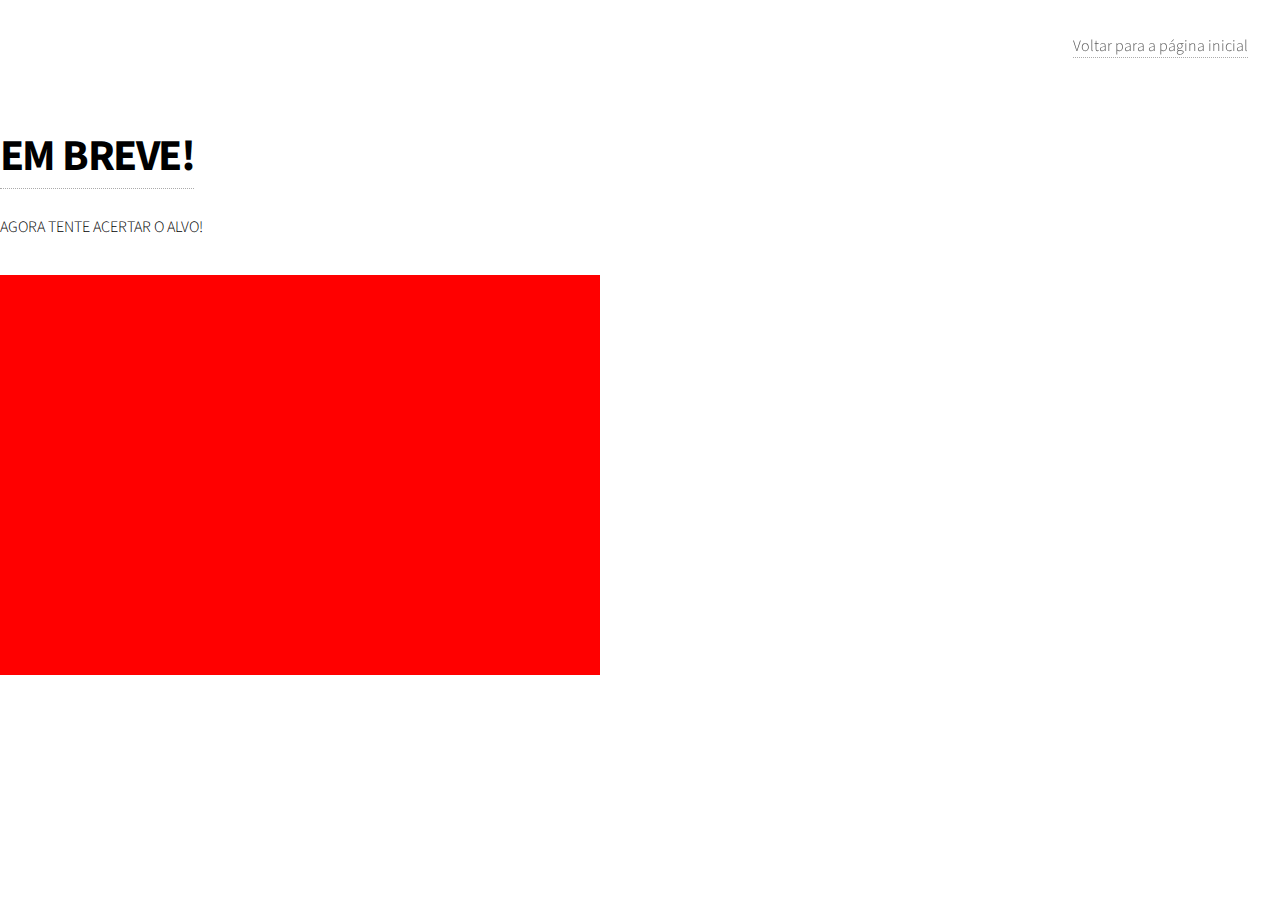
<file: genericGame.html>
<!DOCTYPE HTML>
<html>
	<head>
		<title>EM BREVE!</title>
		<meta charset="utf-8" />
		<meta name="viewport" content="width=device-width, initial-scale=1, user-scalable=no" />
		<link rel="stylesheet" href="assets/css/main.css" />
		<noscript><link rel="stylesheet" href="assets/css/noscript.css" /></noscript>
	</head>
	<body class="is-preload">

		<!-- Page Wrapper -->
			<div id="page-wrapper">

				<header id="header">
					<h1><a href="index.html"> EM BREVE!</a></h1>
					<p> AGORA TENTE ACERTAR O ALVO!</p>
					<nav>
						<a href="index.html">Voltar para a página inicial</a>
					</nav>
				</header>
			</div>
	</body>
	<canvas width="600" height="400"></canvas>
<script>

  var tela = document.querySelector("canvas");
  var pincel = tela.getContext("2d");


  pincel.fillStyle = "red";
  pincel.fillRect(0, 0, 600, 400);

  var raio = 10;
  var xAleatorio = 0;
  var yAleatorio = 0;

  function desenhaCirculo(x, y, raio, cor) {

    pincel.fillStyle = cor;
    pincel.beginPath();
    pincel.arc(x, y, raio, 0, 2 * 3.14);
    pincel.fill();


  }
  function limpaTela(){
    pincel.clearRect(0, 0, 600, 400);

  }
  function desenhaAlvo(x, y){

    desenhaCirculo(x, y,raio+20, "red");
    desenhaCirculo(x, y, raio+10, "white");
    desenhaCirculo(x, y,raio, "red");
    desenhaCirculo(x, y,raio-8, "white");



  }
  function sorteiaPosicao(maximo) {

      return Math.floor(Math.random() * maximo);

  }

  function atualizaTela() {
    limpaTela();
    xAleatorio = sorteiaPosicao(600);
    yAleatorio = sorteiaPosicao(400);
    desenhaAlvo(xAleatorio, yAleatorio);

  }
  setInterval(atualizaTela, 900);

  function disparaAlvo(evento) {

    var x = evento.pageX - tela.offsetLeft;
    var y = evento.pageY - tela.offsetTop;

    if((x > xAleatorio - raio)
    && (x < xAleatorio + raio)
    && (y > yAleatorio - raio)
    && (y < yAleatorio + raio))

      alert("Parabéns!");
    }

  tela.onclick = disparaAlvo;

</script>

</html>
</file>
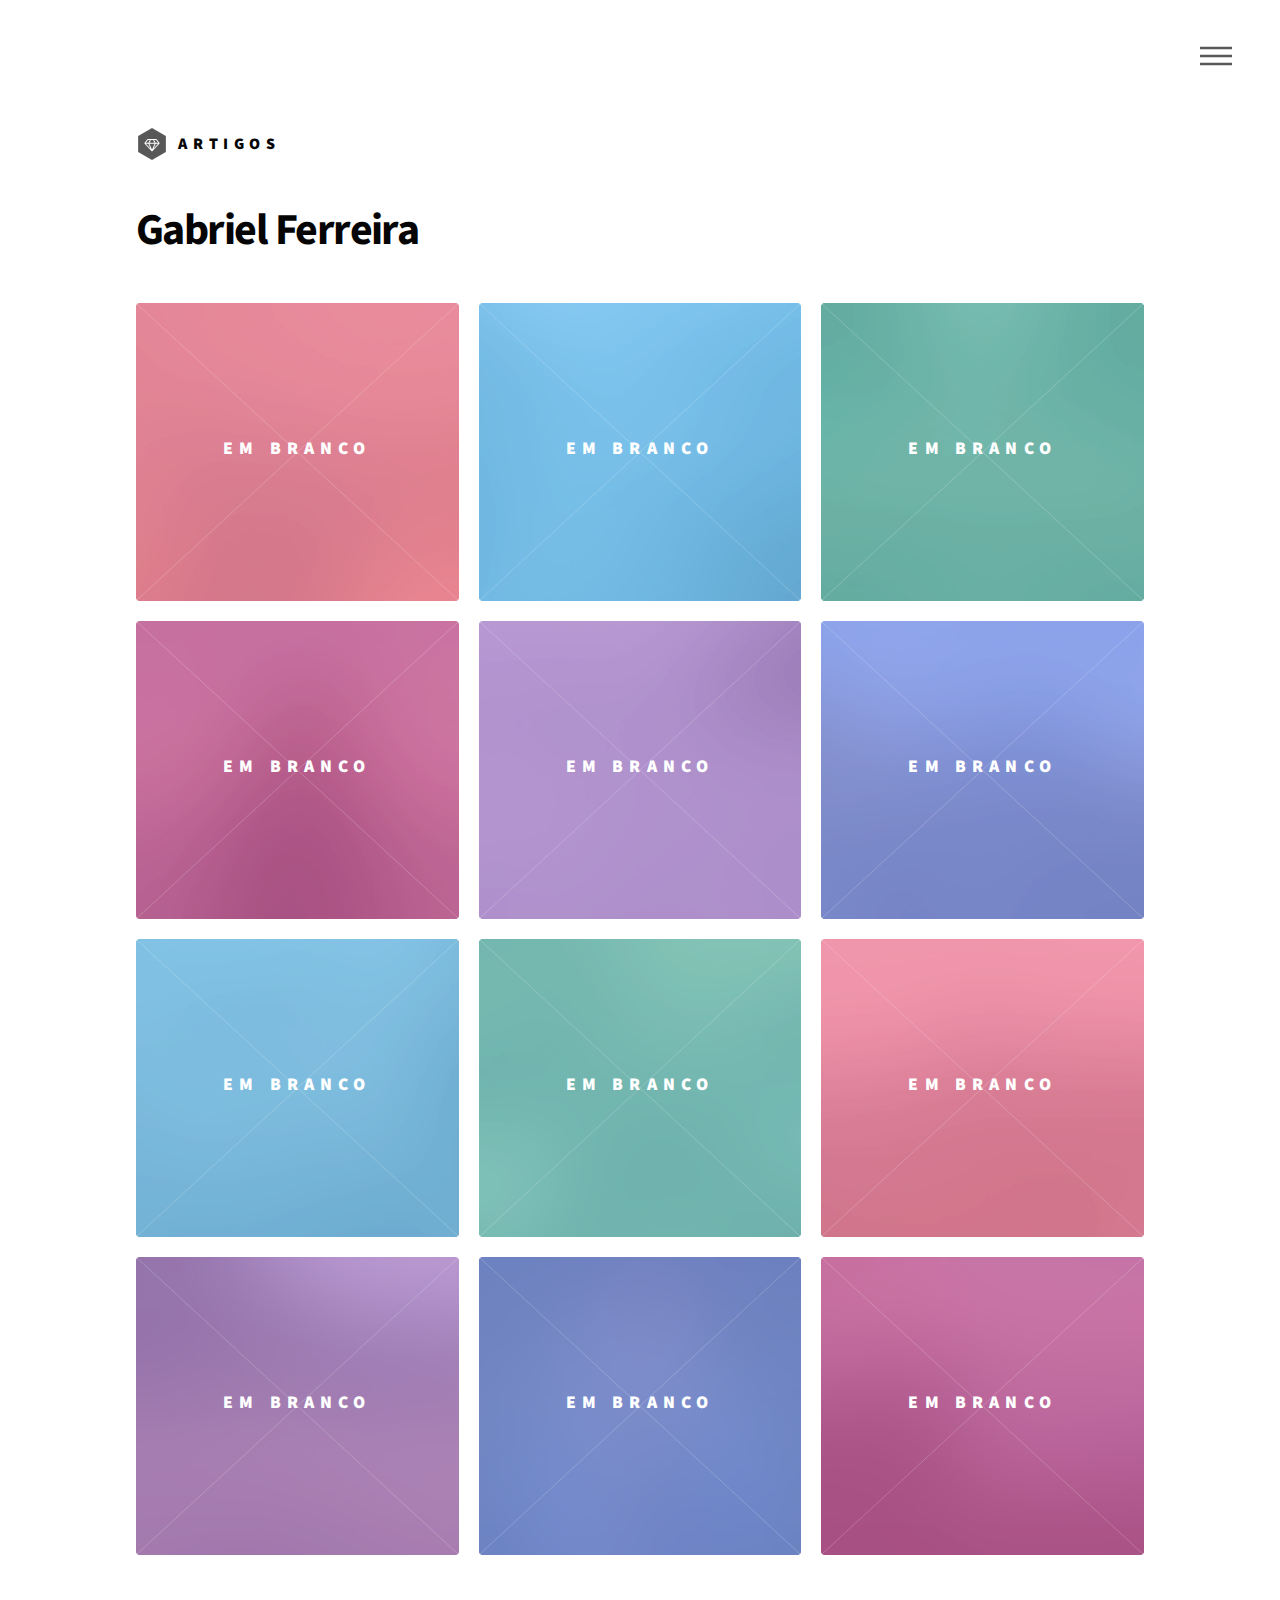
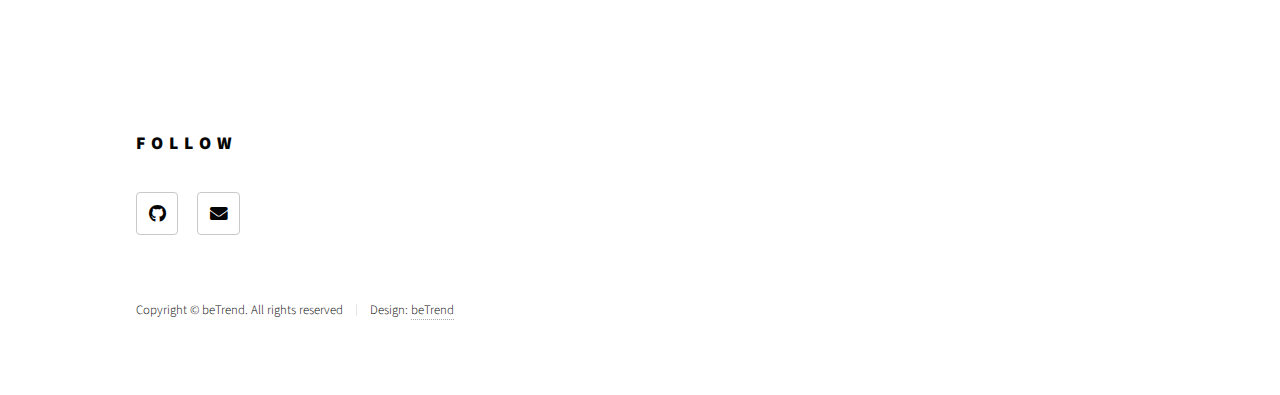
<file: indexB.html>
<!DOCTYPE HTML>
<html>
	<head>
		<title>Blog</title>
		<meta charset="utf-8" />
		<meta name="viewport" content="width=device-width, initial-scale=1, user-scalable=no" />
		<link rel="stylesheet" href="assetsB/css/main.css" />
		<noscript><link rel="stylesheet" href="assetsB/css/noscript.css" /></noscript>
		 <!-- Link -->
		 <link
		 rel="apple-touch-icon"
		 sizes="180x180"
		 href="assets/favicon/apple-touch-icon.png"
	 />
	 <link
		 rel="icon"
		 type="image/png"
		 sizes="16x16"
		 href="/assets/favicon/favicon-16x16.png"
	 />
	 <link
		 rel="icon"
		 type="image/png"
		 sizes="32x32"
		 href="assets/favicon/favicon-32x32.png"
	 />
	 <link
		 rel="icon"
		 type="image/png"
		 sizes="192x192"
		 href="assets/favicon/android-chrome-192x192.png"
	 />
	 <link
		 rel="icon"
		 type="image/png"
		 sizes="512x512"
		 href="assets/favicon/android-chrome-512x512.png"
	 />
	 <link rel="icon" type="image/x-icon" href="assets/favicon/favicon.ico" />
	 <link rel="manifest" href="assets/favicon/site.webmanifest" />
	 <link
		 rel="stylesheet"
		 href="https://use.fontawesome.com/releases/v5.15.4/css/all.css"
		 integrity="sha384-DyZ88mC6Up2uqS4h/KRgHuoeGwBcD4Ng9SiP4dIRy0EXTlnuz47vAwmeGwVChigm"
		 crossorigin="anonymous"
	 />
	</head>
	<body class="is-preload">
		<!-- Wrapper -->
			<div id="wrapper">

				<!-- Header -->
					<header id="header">
						<div class="inner">

							<!-- Logo -->
								<a href="indexB.html" class="logo">
									<span class="symbol"><img src="imagesB/logo.svg" alt="" /></span><span class="title">Artigos</span>
								</a>

							<!-- Nav -->
								<nav>
									<ul>
										<li><a href="#menu">Menu</a></li>
									</ul>
								</nav>

						</div>
					</header>

				<!-- Menu -->
					<nav id="menu">
						<h2>Menu</h2>
						<ul>
							<li><a href="index.html">Home</a></li>
						</ul>
					</nav>

				<!-- Main -->
					<div id="main">
						<div class="inner">
							<header>
								<h1>Gabriel Ferreira<br />
								 <a href=""></a></h1>
							</header>
							<section class="tiles">
								<article class="style1">
									<span class="image">
										<img src="imagesB/pic01.jpg" alt="" />
									</span>
									<a href="#">
										<h2>Em branco</h2>
										<div class="content">
											<p>Sem postagem!</p>
										</div>
									</a>
								</article>
								<article class="style2">
									<span class="image">
										<img src="imagesB/pic02.jpg" alt="" />
									</span>
									<a href="#">
										<h2>Em branco</h2>
										<div class="content">
											<p>Sem postagem!</p>
										</div>
									</a>
								</article>
								<article class="style3">
									<span class="image">
										<img src="imagesB/pic03.jpg" alt="" />
									</span>
									<a href="#">
										<h2>Em branco</h2>
										<div class="content">
											<p>Sem postagem!</p>
										</div>
									</a>
								</article>
								<article class="style4">
									<span class="image">
										<img src="imagesB/pic04.jpg" alt="" />
									</span>
									<a href="#">
										<h2>Em branco</h2>
										<div class="content">
											<p>Sem postagem!</p>
										</div>
									</a>
								</article>
								<article class="style5">
									<span class="image">
										<img src="imagesB/pic05.jpg" alt="" />
									</span>
									<a href="#">
										<h2>Em branco</h2>
										<div class="content">
											<p>Sem postagem!</p>
										</div>
									</a>
								</article>
								<article class="style6">
									<span class="image">
										<img src="imagesB/pic06.jpg" alt="" />
									</span>
									<a href="#">
										<h2>Em branco</h2>
										<div class="content">
											<p>Sem postagem!</p>
										</div>
									</a>
								</article>
								<article class="style2">
									<span class="image">
										<img src="imagesB/pic07.jpg" alt="" />
									</span>
									<a href="#">
										<h2>Em branco</h2>
										<div class="content">
											<p>Sem postagem!</p>
										</div>
									</a>
								</article>
								<article class="style3">
									<span class="image">
										<img src="imagesB/pic08.jpg" alt="" />
									</span>
									<a href="#">
										<h2>Em branco</h2>
										<div class="content">
											<p>Sem postagem!</p>
										</div>
									</a>
								</article>
								<article class="style1">
									<span class="image">
										<img src="imagesB/pic09.jpg" alt="" />
									</span>
									<a href="#">
										<h2>Em branco</h2>
										<div class="content">
											<p>Sem postagem!</p>
										</div>
									</a>
								</article>
								<article class="style5">
									<span class="image">
										<img src="imagesB/pic10.jpg" alt="" />
									</span>
									<a href="#">
										<h2>Em branco</h2>
										<div class="content">
											<p>Sem postagem!</p>
										</div>
									</a>
								</article>
								<article class="style6">
									<span class="image">
										<img src="imagesB/pic11.jpg" alt="" />
									</span>
									<a href="#">
										<h2>Em branco</h2>
										<div class="content">
											<p>Sem postagem!</p>
										</div>
									</a>
								</article>
								<article class="style4">
									<span class="image">
										<img src="imagesB/pic12.jpg" alt="" />
									</span>
									<a href="#">
										<h2>Em branco</h2>
										<div class="content">
											<p>Sem postagem!</p>
										</div>
									</a>
								</article>
							</section>
						</div>
					</div>

				<!-- Footer -->
					<footer id="footer">
						<div class="inner">
							<section>
								<h2>Follow</h2>
								<ul class="icons">
									<li><a href="#" class="icon brands style2 fa-github"><span class="label">GitHub</span></a></li>
									<li><a href="mailto:gabrielferreira.dev@icloud.com?" class="icon solid style2 fa-envelope"><span class="label">Email</span></a></li>
								</ul>
							</section>
							<ul class="copyright">
								<li>Copyright &copy; beTrend. All rights reserved</li><li>Design: <a href="beTrend">beTrend</a></li>
							</ul>
						</div>
					</footer>

			</div>

		<!-- Scripts -->
			<script src="assetsB/jsB/jquery.min.js"></script>
			<script src="assetsB/jsB/browser.min.js"></script>
			<script src="assetsB/jsB/breakpoints.min.js"></script>
			<script src="assetsB/jsB/util.js"></script>
			<script src="assetsB/jsB/main.js"></script>

	</body>
</html>
</file>
<file: assets/css/noscript.css>
/*
	Phantom by HTML5 UP
	html5up.net | @ajlkn
	Free for personal and commercial use under the CCA 3.0 license (html5up.net/license)
*/

/* Tiles */

	body.is-preload .tiles article {
		-moz-transform: none;
		-webkit-transform: none;
		-ms-transform: none;
		transform: none;
		opacity: 1;
	}
</file>
<file: assetsB/css/noscript.css>
/*
	Phantom by HTML5 UP
	html5up.net | @ajlkn
	Free for personal and commercial use under the CCA 3.0 license (html5up.net/license)
*/

/* Tiles */

	body.is-preload .tiles article {
		-moz-transform: none;
		-webkit-transform: none;
		-ms-transform: none;
		transform: none;
		opacity: 1;
	}
</file>
<file: assets/css/main.css>
@import url(fontawesome-all.min.css);
@import url("https://fonts.googleapis.com/css?family=Source+Sans+Pro:300,700,900");

/*
	Phantom by HTML5 UP
	html5up.net | @ajlkn
	Free for personal and commercial use under the CCA 3.0 license (html5up.net/license)
*/

html, body, div, span, applet, object,
iframe, h1, h2, h3, h4, h5, h6, p, blockquote,
pre, a, abbr, acronym, address, big, cite,
code, del, dfn, em, img, ins, kbd, q, s, samp,
small, strike, strong, sub, sup, tt, var, b,
u, i, center, dl, dt, dd, ol, ul, li, fieldset,
form, label, legend, table, caption, tbody,
tfoot, thead, tr, th, td, article, aside,
canvas, details, embed, figure, figcaption,
footer, header, hgroup, menu, nav, output, ruby,
section, summary, time, mark, audio, video {
	margin: 0;
	padding: 0;
	border: 0;
	font-size: 100%;
	font: inherit;
	vertical-align: baseline;}

article, aside, details, figcaption, figure,
footer, header, hgroup, menu, nav, section {
	display: block;}

body {
	line-height: 1;
}

ol, ul {
	list-style: none;
}

blockquote, q {
	quotes: none;
}

	blockquote:before, blockquote:after, q:before, q:after {
		content: '';
		content: none;
	}

table {
	border-collapse: collapse;
	border-spacing: 0;
}

body {
	-webkit-text-size-adjust: none;
}

mark {
	background-color: transparent;
	color: inherit;
}

input::-moz-focus-inner {
	border: 0;
	padding: 0;
}

input, select, textarea {
	-moz-appearance: none;
	-webkit-appearance: none;
	-ms-appearance: none;
	appearance: none;
}

/* Basic */

	@-ms-viewport {
		width: device-width;
	}

	body {
		-ms-overflow-style: scrollbar;
	}

	@media screen and (max-width: 480px) {

		html, body {
			min-width: 320px;
		}

	}

	html {
		box-sizing: border-box;
	}

	*, *:before, *:after {
		box-sizing: inherit;
	}

	body {
		background: #ffffff;
	}

		body.is-preload *, body.is-preload *:before, body.is-preload *:after {
			-moz-animation: none !important;
			-webkit-animation: none !important;
			-ms-animation: none !important;
			animation: none !important;
			-moz-transition: none !important;
			-webkit-transition: none !important;
			-ms-transition: none !important;
			transition: none !important;
		}

/* Type */

	body, input, select, textarea {
		color: #000000;
		font-family: "Source Sans Pro", Helvetica, sans-serif;
		font-size: 16pt;
		font-weight: 300;
		line-height: 1.75;
	}

		@media screen and (max-width: 1680px) {

			body, input, select, textarea {
				font-size: 14pt;
			}

		}

		@media screen and (max-width: 1280px) {

			body, input, select, textarea {
				font-size: 12pt;
			}

		}

	a {
		-moz-transition: border-bottom-color 0.2s ease, color 0.2s ease;
		-webkit-transition: border-bottom-color 0.2s ease, color 0.2s ease;
		-ms-transition: border-bottom-color 0.2s ease, color 0.2s ease;
		transition: border-bottom-color 0.2s ease, color 0.2s ease;
		text-decoration: none;
		color: #585858;
		border-bottom: dotted 1px rgba(88, 88, 88, 0.5);
	}

		a:hover {
			border-bottom-color: transparent;
			color: #f2849e !important;
		}

	strong, b {
		font-weight: 900;
	}

	em, i {
		font-style: italic;
	}

	p {
		margin: 0 0 2em 0;
	}

	h1 {
		font-size: 2.75em;
		font-weight: 700;
		line-height: 1.3;
		margin: 0 0 1em 0;
		letter-spacing: -0.035em;
	}

		h1 a {
			color: inherit;
		}

		@media screen and (max-width: 736px) {

			h1 {
				font-size: 2em;
				margin: 0 0 1em 0;
			}

		}

		@media screen and (max-width: 360px) {

			h1 {
				font-size: 1.75em;
			}

		}

	h2, h3, h4, h5, h6 {
		font-weight: 900;
		line-height: 1.5;
		margin: 0 0 2em 0;
		text-transform: uppercase;
		letter-spacing: 0.35em;
	}

		h2 a, h3 a, h4 a, h5 a, h6 a {
			color: inherit;
		}

	h2 {
		font-size: 1.1em;
	}

	h3 {
		font-size: 1em;
	}

	h4 {
		font-size: 0.8em;
	}

	h5 {
		font-size: 0.8em;
	}

	h6 {
		font-size: 0.8em;
	}

	@media screen and (max-width: 980px) {

		h1 br, h2 br, h3 br, h4 br, h5 br, h6 br {
			display: none;
		}

	}

	@media screen and (max-width: 736px) {

		h2 {
			font-size: 1em;
		}

		h3 {
			font-size: 0.8em;
		}

	}

	sub {
		font-size: 0.8em;
		position: relative;
		top: 0.5em;
	}

	sup {
		font-size: 0.8em;
		position: relative;
		top: -0.5em;
	}

	blockquote {
		border-left: solid 4px #c9c9c9;
		font-style: italic;
		margin: 0 0 2em 0;
		padding: 0.5em 0 0.5em 2em;
	}

	code {
		background: rgba(144, 144, 144, 0.075);
		border-radius: 4px;
		border: solid 1px #c9c9c9;
		font-family: "Courier New", monospace;
		font-size: 0.9em;
		margin: 0 0.25em;
		padding: 0.25em 0.65em;
	}

	pre {
		-webkit-overflow-scrolling: touch;
		font-family: "Courier New", monospace;
		font-size: 0.9em;
		margin: 0 0 2em 0;
	}

		pre code {
			display: block;
			line-height: 1.75;
			padding: 1em 1.5em;
			overflow-x: auto;
		}

	hr {
		border: 0;
		border-bottom: solid 1px #c9c9c9;
		margin: 2em 0;
	}

		hr.major {
			margin: 3em 0;
		}

	.align-left {
		text-align: left;
	}

	.align-center {
		text-align: center;
	}

	.align-right {
		text-align: right;
	}

/* Row */

	.row {
		display: flex;
		flex-wrap: wrap;
		box-sizing: border-box;
		align-items: stretch;
	}

		.row > * {
			box-sizing: border-box;
		}

		.row.gtr-uniform > * > :last-child {
			margin-bottom: 0;
		}

		.row.aln-left {
			justify-content: flex-start;
		}

		.row.aln-center {
			justify-content: center;
		}

		.row.aln-right {
			justify-content: flex-end;
		}

		.row.aln-top {
			align-items: flex-start;
		}

		.row.aln-middle {
			align-items: center;
		}

		.row.aln-bottom {
			align-items: flex-end;
		}

		.row > .imp {
			order: -1;
		}

		.row > .col-1 {
			width: 8.33333%;
		}

		.row > .off-1 {
			margin-left: 8.33333%;
		}

		.row > .col-2 {
			width: 16.66667%;
		}

		.row > .off-2 {
			margin-left: 16.66667%;
		}

		.row > .col-3 {
			width: 25%;
		}

		.row > .off-3 {
			margin-left: 25%;
		}

		.row > .col-4 {
			width: 33.33333%;
		}

		.row > .off-4 {
			margin-left: 33.33333%;
		}

		.row > .col-5 {
			width: 41.66667%;
		}

		.row > .off-5 {
			margin-left: 41.66667%;
		}

		.row > .col-6 {
			width: 50%;
		}

		.row > .off-6 {
			margin-left: 50%;
		}

		.row > .col-7 {
			width: 58.33333%;
		}

		.row > .off-7 {
			margin-left: 58.33333%;
		}

		.row > .col-8 {
			width: 66.66667%;
		}

		.row > .off-8 {
			margin-left: 66.66667%;
		}

		.row > .col-9 {
			width: 75%;
		}

		.row > .off-9 {
			margin-left: 75%;
		}

		.row > .col-10 {
			width: 83.33333%;
		}

		.row > .off-10 {
			margin-left: 83.33333%;
		}

		.row > .col-11 {
			width: 91.66667%;
		}

		.row > .off-11 {
			margin-left: 91.66667%;
		}

		.row > .col-12 {
			width: 100%;
		}

		.row > .off-12 {
			margin-left: 100%;
		}

		.row.gtr-0 {
			margin-top: 0;
			margin-left: 0em;
		}

			.row.gtr-0 > * {
				padding: 0 0 0 0em;
			}

			.row.gtr-0.gtr-uniform {
				margin-top: 0em;
			}

				.row.gtr-0.gtr-uniform > * {
					padding-top: 0em;
				}

		.row.gtr-25 {
			margin-top: 0;
			margin-left: -0.5em;
		}

			.row.gtr-25 > * {
				padding: 0 0 0 0.5em;
			}

			.row.gtr-25.gtr-uniform {
				margin-top: -0.5em;
			}

				.row.gtr-25.gtr-uniform > * {
					padding-top: 0.5em;
				}

		.row.gtr-50 {
			margin-top: 0;
			margin-left: -1em;
		}

			.row.gtr-50 > * {
				padding: 0 0 0 1em;
			}

			.row.gtr-50.gtr-uniform {
				margin-top: -1em;
			}

				.row.gtr-50.gtr-uniform > * {
					padding-top: 1em;
				}

		.row {
			margin-top: 0;
			margin-left: -2em;
		}

			.row > * {
				padding: 0 0 0 2em;
			}

			.row.gtr-uniform {
				margin-top: -2em;
			}

				.row.gtr-uniform > * {
					padding-top: 2em;
				}

		.row.gtr-150 {
			margin-top: 0;
			margin-left: -3em;
		}

			.row.gtr-150 > * {
				padding: 0 0 0 3em;
			}

			.row.gtr-150.gtr-uniform {
				margin-top: -3em;
			}

				.row.gtr-150.gtr-uniform > * {
					padding-top: 3em;
				}

		.row.gtr-200 {
			margin-top: 0;
			margin-left: -4em;
		}

			.row.gtr-200 > * {
				padding: 0 0 0 4em;
			}

			.row.gtr-200.gtr-uniform {
				margin-top: -4em;
			}

				.row.gtr-200.gtr-uniform > * {
					padding-top: 4em;
				}

		@media screen and (max-width: 1680px) {

			.row {
				display: flex;
				flex-wrap: wrap;
				box-sizing: border-box;
				align-items: stretch;
			}

				.row > * {
					box-sizing: border-box;
				}

				.row.gtr-uniform > * > :last-child {
					margin-bottom: 0;
				}

				.row.aln-left {
					justify-content: flex-start;
				}

				.row.aln-center {
					justify-content: center;
				}

				.row.aln-right {
					justify-content: flex-end;
				}

				.row.aln-top {
					align-items: flex-start;
				}

				.row.aln-middle {
					align-items: center;
				}

				.row.aln-bottom {
					align-items: flex-end;
				}

				.row > .imp-xlarge {
					order: -1;
				}

				.row > .col-1-xlarge {
					width: 8.33333%;
				}

				.row > .off-1-xlarge {
					margin-left: 8.33333%;
				}

				.row > .col-2-xlarge {
					width: 16.66667%;
				}

				.row > .off-2-xlarge {
					margin-left: 16.66667%;
				}

				.row > .col-3-xlarge {
					width: 25%;
				}

				.row > .off-3-xlarge {
					margin-left: 25%;
				}

				.row > .col-4-xlarge {
					width: 33.33333%;
				}

				.row > .off-4-xlarge {
					margin-left: 33.33333%;
				}

				.row > .col-5-xlarge {
					width: 41.66667%;
				}

				.row > .off-5-xlarge {
					margin-left: 41.66667%;
				}

				.row > .col-6-xlarge {
					width: 50%;
				}

				.row > .off-6-xlarge {
					margin-left: 50%;
				}

				.row > .col-7-xlarge {
					width: 58.33333%;
				}

				.row > .off-7-xlarge {
					margin-left: 58.33333%;
				}

				.row > .col-8-xlarge {
					width: 66.66667%;
				}

				.row > .off-8-xlarge {
					margin-left: 66.66667%;
				}

				.row > .col-9-xlarge {
					width: 75%;
				}

				.row > .off-9-xlarge {
					margin-left: 75%;
				}

				.row > .col-10-xlarge {
					width: 83.33333%;
				}

				.row > .off-10-xlarge {
					margin-left: 83.33333%;
				}

				.row > .col-11-xlarge {
					width: 91.66667%;
				}

				.row > .off-11-xlarge {
					margin-left: 91.66667%;
				}

				.row > .col-12-xlarge {
					width: 100%;
				}

				.row > .off-12-xlarge {
					margin-left: 100%;
				}

				.row.gtr-0 {
					margin-top: 0;
					margin-left: 0em;
				}

					.row.gtr-0 > * {
						padding: 0 0 0 0em;
					}

					.row.gtr-0.gtr-uniform {
						margin-top: 0em;
					}

						.row.gtr-0.gtr-uniform > * {
							padding-top: 0em;
						}

				.row.gtr-25 {
					margin-top: 0;
					margin-left: -0.5em;
				}

					.row.gtr-25 > * {
						padding: 0 0 0 0.5em;
					}

					.row.gtr-25.gtr-uniform {
						margin-top: -0.5em;
					}

						.row.gtr-25.gtr-uniform > * {
							padding-top: 0.5em;
						}

				.row.gtr-50 {
					margin-top: 0;
					margin-left: -1em;
				}

					.row.gtr-50 > * {
						padding: 0 0 0 1em;
					}

					.row.gtr-50.gtr-uniform {
						margin-top: -1em;
					}

						.row.gtr-50.gtr-uniform > * {
							padding-top: 1em;
						}

				.row {
					margin-top: 0;
					margin-left: -2em;
				}

					.row > * {
						padding: 0 0 0 2em;
					}

					.row.gtr-uniform {
						margin-top: -2em;
					}

						.row.gtr-uniform > * {
							padding-top: 2em;
						}

				.row.gtr-150 {
					margin-top: 0;
					margin-left: -3em;
				}

					.row.gtr-150 > * {
						padding: 0 0 0 3em;
					}

					.row.gtr-150.gtr-uniform {
						margin-top: -3em;
					}

						.row.gtr-150.gtr-uniform > * {
							padding-top: 3em;
						}

				.row.gtr-200 {
					margin-top: 0;
					margin-left: -4em;
				}

					.row.gtr-200 > * {
						padding: 0 0 0 4em;
					}

					.row.gtr-200.gtr-uniform {
						margin-top: -4em;
					}

						.row.gtr-200.gtr-uniform > * {
							padding-top: 4em;
						}

		}

		@media screen and (max-width: 1280px) {

			.row {
				display: flex;
				flex-wrap: wrap;
				box-sizing: border-box;
				align-items: stretch;
			}

				.row > * {
					box-sizing: border-box;
				}

				.row.gtr-uniform > * > :last-child {
					margin-bottom: 0;
				}

				.row.aln-left {
					justify-content: flex-start;
				}

				.row.aln-center {
					justify-content: center;
				}

				.row.aln-right {
					justify-content: flex-end;
				}

				.row.aln-top {
					align-items: flex-start;
				}

				.row.aln-middle {
					align-items: center;
				}

				.row.aln-bottom {
					align-items: flex-end;
				}

				.row > .imp-large {
					order: -1;
				}

				.row > .col-1-large {
					width: 8.33333%;
				}

				.row > .off-1-large {
					margin-left: 8.33333%;
				}

				.row > .col-2-large {
					width: 16.66667%;
				}

				.row > .off-2-large {
					margin-left: 16.66667%;
				}

				.row > .col-3-large {
					width: 25%;
				}

				.row > .off-3-large {
					margin-left: 25%;
				}

				.row > .col-4-large {
					width: 33.33333%;
				}

				.row > .off-4-large {
					margin-left: 33.33333%;
				}

				.row > .col-5-large {
					width: 41.66667%;
				}

				.row > .off-5-large {
					margin-left: 41.66667%;
				}

				.row > .col-6-large {
					width: 50%;
				}

				.row > .off-6-large {
					margin-left: 50%;
				}

				.row > .col-7-large {
					width: 58.33333%;
				}

				.row > .off-7-large {
					margin-left: 58.33333%;
				}

				.row > .col-8-large {
					width: 66.66667%;
				}

				.row > .off-8-large {
					margin-left: 66.66667%;
				}

				.row > .col-9-large {
					width: 75%;
				}

				.row > .off-9-large {
					margin-left: 75%;
				}

				.row > .col-10-large {
					width: 83.33333%;
				}

				.row > .off-10-large {
					margin-left: 83.33333%;
				}

				.row > .col-11-large {
					width: 91.66667%;
				}

				.row > .off-11-large {
					margin-left: 91.66667%;
				}

				.row > .col-12-large {
					width: 100%;
				}

				.row > .off-12-large {
					margin-left: 100%;
				}

				.row.gtr-0 {
					margin-top: 0;
					margin-left: 0em;
				}

					.row.gtr-0 > * {
						padding: 0 0 0 0em;
					}

					.row.gtr-0.gtr-uniform {
						margin-top: 0em;
					}

						.row.gtr-0.gtr-uniform > * {
							padding-top: 0em;
						}

				.row.gtr-25 {
					margin-top: 0;
					margin-left: -0.5em;
				}

					.row.gtr-25 > * {
						padding: 0 0 0 0.5em;
					}

					.row.gtr-25.gtr-uniform {
						margin-top: -0.5em;
					}

						.row.gtr-25.gtr-uniform > * {
							padding-top: 0.5em;
						}

				.row.gtr-50 {
					margin-top: 0;
					margin-left: -1em;
				}

					.row.gtr-50 > * {
						padding: 0 0 0 1em;
					}

					.row.gtr-50.gtr-uniform {
						margin-top: -1em;
					}

						.row.gtr-50.gtr-uniform > * {
							padding-top: 1em;
						}

				.row {
					margin-top: 0;
					margin-left: -2em;
				}

					.row > * {
						padding: 0 0 0 2em;
					}

					.row.gtr-uniform {
						margin-top: -2em;
					}

						.row.gtr-uniform > * {
							padding-top: 2em;
						}

				.row.gtr-150 {
					margin-top: 0;
					margin-left: -3em;
				}

					.row.gtr-150 > * {
						padding: 0 0 0 3em;
					}

					.row.gtr-150.gtr-uniform {
						margin-top: -3em;
					}

						.row.gtr-150.gtr-uniform > * {
							padding-top: 3em;
						}

				.row.gtr-200 {
					margin-top: 0;
					margin-left: -4em;
				}

					.row.gtr-200 > * {
						padding: 0 0 0 4em;
					}

					.row.gtr-200.gtr-uniform {
						margin-top: -4em;
					}

						.row.gtr-200.gtr-uniform > * {
							padding-top: 4em;
						}

		}

		@media screen and (max-width: 980px) {

			.row {
				display: flex;
				flex-wrap: wrap;
				box-sizing: border-box;
				align-items: stretch;
			}

				.row > * {
					box-sizing: border-box;
				}

				.row.gtr-uniform > * > :last-child {
					margin-bottom: 0;
				}

				.row.aln-left {
					justify-content: flex-start;
				}

				.row.aln-center {
					justify-content: center;
				}

				.row.aln-right {
					justify-content: flex-end;
				}

				.row.aln-top {
					align-items: flex-start;
				}

				.row.aln-middle {
					align-items: center;
				}

				.row.aln-bottom {
					align-items: flex-end;
				}

				.row > .imp-medium {
					order: -1;
				}

				.row > .col-1-medium {
					width: 8.33333%;
				}

				.row > .off-1-medium {
					margin-left: 8.33333%;
				}

				.row > .col-2-medium {
					width: 16.66667%;
				}

				.row > .off-2-medium {
					margin-left: 16.66667%;
				}

				.row > .col-3-medium {
					width: 25%;
				}

				.row > .off-3-medium {
					margin-left: 25%;
				}

				.row > .col-4-medium {
					width: 33.33333%;
				}

				.row > .off-4-medium {
					margin-left: 33.33333%;
				}

				.row > .col-5-medium {
					width: 41.66667%;
				}

				.row > .off-5-medium {
					margin-left: 41.66667%;
				}

				.row > .col-6-medium {
					width: 50%;
				}

				.row > .off-6-medium {
					margin-left: 50%;
				}

				.row > .col-7-medium {
					width: 58.33333%;
				}

				.row > .off-7-medium {
					margin-left: 58.33333%;
				}

				.row > .col-8-medium {
					width: 66.66667%;
				}

				.row > .off-8-medium {
					margin-left: 66.66667%;
				}

				.row > .col-9-medium {
					width: 75%;
				}

				.row > .off-9-medium {
					margin-left: 75%;
				}

				.row > .col-10-medium {
					width: 83.33333%;
				}

				.row > .off-10-medium {
					margin-left: 83.33333%;
				}

				.row > .col-11-medium {
					width: 91.66667%;
				}

				.row > .off-11-medium {
					margin-left: 91.66667%;
				}

				.row > .col-12-medium {
					width: 100%;
				}

				.row > .off-12-medium {
					margin-left: 100%;
				}

				.row.gtr-0 {
					margin-top: 0;
					margin-left: 0em;
				}

					.row.gtr-0 > * {
						padding: 0 0 0 0em;
					}

					.row.gtr-0.gtr-uniform {
						margin-top: 0em;
					}

						.row.gtr-0.gtr-uniform > * {
							padding-top: 0em;
						}

				.row.gtr-25 {
					margin-top: 0;
					margin-left: -0.375em;
				}

					.row.gtr-25 > * {
						padding: 0 0 0 0.375em;
					}

					.row.gtr-25.gtr-uniform {
						margin-top: -0.375em;
					}

						.row.gtr-25.gtr-uniform > * {
							padding-top: 0.375em;
						}

				.row.gtr-50 {
					margin-top: 0;
					margin-left: -0.75em;
				}

					.row.gtr-50 > * {
						padding: 0 0 0 0.75em;
					}

					.row.gtr-50.gtr-uniform {
						margin-top: -0.75em;
					}

						.row.gtr-50.gtr-uniform > * {
							padding-top: 0.75em;
						}

				.row {
					margin-top: 0;
					margin-left: -1.5em;
				}

					.row > * {
						padding: 0 0 0 1.5em;
					}

					.row.gtr-uniform {
						margin-top: -1.5em;
					}

						.row.gtr-uniform > * {
							padding-top: 1.5em;
						}

				.row.gtr-150 {
					margin-top: 0;
					margin-left: -2.25em;
				}

					.row.gtr-150 > * {
						padding: 0 0 0 2.25em;
					}

					.row.gtr-150.gtr-uniform {
						margin-top: -2.25em;
					}

						.row.gtr-150.gtr-uniform > * {
							padding-top: 2.25em;
						}

				.row.gtr-200 {
					margin-top: 0;
					margin-left: -3em;
				}

					.row.gtr-200 > * {
						padding: 0 0 0 3em;
					}

					.row.gtr-200.gtr-uniform {
						margin-top: -3em;
					}

						.row.gtr-200.gtr-uniform > * {
							padding-top: 3em;
						}

		}

		@media screen and (max-width: 736px) {

			.row {
				display: flex;
				flex-wrap: wrap;
				box-sizing: border-box;
				align-items: stretch;
			}

				.row > * {
					box-sizing: border-box;
				}

				.row.gtr-uniform > * > :last-child {
					margin-bottom: 0;
				}

				.row.aln-left {
					justify-content: flex-start;
				}

				.row.aln-center {
					justify-content: center;
				}

				.row.aln-right {
					justify-content: flex-end;
				}

				.row.aln-top {
					align-items: flex-start;
				}

				.row.aln-middle {
					align-items: center;
				}

				.row.aln-bottom {
					align-items: flex-end;
				}

				.row > .imp-small {
					order: -1;
				}

				.row > .col-1-small {
					width: 8.33333%;
				}

				.row > .off-1-small {
					margin-left: 8.33333%;
				}

				.row > .col-2-small {
					width: 16.66667%;
				}

				.row > .off-2-small {
					margin-left: 16.66667%;
				}

				.row > .col-3-small {
					width: 25%;
				}

				.row > .off-3-small {
					margin-left: 25%;
				}

				.row > .col-4-small {
					width: 33.33333%;
				}

				.row > .off-4-small {
					margin-left: 33.33333%;
				}

				.row > .col-5-small {
					width: 41.66667%;
				}

				.row > .off-5-small {
					margin-left: 41.66667%;
				}

				.row > .col-6-small {
					width: 50%;
				}

				.row > .off-6-small {
					margin-left: 50%;
				}

				.row > .col-7-small {
					width: 58.33333%;
				}

				.row > .off-7-small {
					margin-left: 58.33333%;
				}

				.row > .col-8-small {
					width: 66.66667%;
				}

				.row > .off-8-small {
					margin-left: 66.66667%;
				}

				.row > .col-9-small {
					width: 75%;
				}

				.row > .off-9-small {
					margin-left: 75%;
				}

				.row > .col-10-small {
					width: 83.33333%;
				}

				.row > .off-10-small {
					margin-left: 83.33333%;
				}

				.row > .col-11-small {
					width: 91.66667%;
				}

				.row > .off-11-small {
					margin-left: 91.66667%;
				}

				.row > .col-12-small {
					width: 100%;
				}

				.row > .off-12-small {
					margin-left: 100%;
				}

				.row.gtr-0 {
					margin-top: 0;
					margin-left: 0em;
				}

					.row.gtr-0 > * {
						padding: 0 0 0 0em;
					}

					.row.gtr-0.gtr-uniform {
						margin-top: 0em;
					}

						.row.gtr-0.gtr-uniform > * {
							padding-top: 0em;
						}

				.row.gtr-25 {
					margin-top: 0;
					margin-left: -0.25em;
				}

					.row.gtr-25 > * {
						padding: 0 0 0 0.25em;
					}

					.row.gtr-25.gtr-uniform {
						margin-top: -0.25em;
					}

						.row.gtr-25.gtr-uniform > * {
							padding-top: 0.25em;
						}

				.row.gtr-50 {
					margin-top: 0;
					margin-left: -0.5em;
				}

					.row.gtr-50 > * {
						padding: 0 0 0 0.5em;
					}

					.row.gtr-50.gtr-uniform {
						margin-top: -0.5em;
					}

						.row.gtr-50.gtr-uniform > * {
							padding-top: 0.5em;
						}

				.row {
					margin-top: 0;
					margin-left: -1em;
				}

					.row > * {
						padding: 0 0 0 1em;
					}

					.row.gtr-uniform {
						margin-top: -1em;
					}

						.row.gtr-uniform > * {
							padding-top: 1em;
						}

				.row.gtr-150 {
					margin-top: 0;
					margin-left: -1.5em;
				}

					.row.gtr-150 > * {
						padding: 0 0 0 1.5em;
					}

					.row.gtr-150.gtr-uniform {
						margin-top: -1.5em;
					}

						.row.gtr-150.gtr-uniform > * {
							padding-top: 1.5em;
						}

				.row.gtr-200 {
					margin-top: 0;
					margin-left: -2em;
				}

					.row.gtr-200 > * {
						padding: 0 0 0 2em;
					}

					.row.gtr-200.gtr-uniform {
						margin-top: -2em;
					}

						.row.gtr-200.gtr-uniform > * {
							padding-top: 2em;
						}

		}

		@media screen and (max-width: 480px) {

			.row {
				display: flex;
				flex-wrap: wrap;
				box-sizing: border-box;
				align-items: stretch;
			}

				.row > * {
					box-sizing: border-box;
				}

				.row.gtr-uniform > * > :last-child {
					margin-bottom: 0;
				}

				.row.aln-left {
					justify-content: flex-start;
				}

				.row.aln-center {
					justify-content: center;
				}

				.row.aln-right {
					justify-content: flex-end;
				}

				.row.aln-top {
					align-items: flex-start;
				}

				.row.aln-middle {
					align-items: center;
				}

				.row.aln-bottom {
					align-items: flex-end;
				}

				.row > .imp-xsmall {
					order: -1;
				}

				.row > .col-1-xsmall {
					width: 8.33333%;
				}

				.row > .off-1-xsmall {
					margin-left: 8.33333%;
				}

				.row > .col-2-xsmall {
					width: 16.66667%;
				}

				.row > .off-2-xsmall {
					margin-left: 16.66667%;
				}

				.row > .col-3-xsmall {
					width: 25%;
				}

				.row > .off-3-xsmall {
					margin-left: 25%;
				}

				.row > .col-4-xsmall {
					width: 33.33333%;
				}

				.row > .off-4-xsmall {
					margin-left: 33.33333%;
				}

				.row > .col-5-xsmall {
					width: 41.66667%;
				}

				.row > .off-5-xsmall {
					margin-left: 41.66667%;
				}

				.row > .col-6-xsmall {
					width: 50%;
				}

				.row > .off-6-xsmall {
					margin-left: 50%;
				}

				.row > .col-7-xsmall {
					width: 58.33333%;
				}

				.row > .off-7-xsmall {
					margin-left: 58.33333%;
				}

				.row > .col-8-xsmall {
					width: 66.66667%;
				}

				.row > .off-8-xsmall {
					margin-left: 66.66667%;
				}

				.row > .col-9-xsmall {
					width: 75%;
				}

				.row > .off-9-xsmall {
					margin-left: 75%;
				}

				.row > .col-10-xsmall {
					width: 83.33333%;
				}

				.row > .off-10-xsmall {
					margin-left: 83.33333%;
				}

				.row > .col-11-xsmall {
					width: 91.66667%;
				}

				.row > .off-11-xsmall {
					margin-left: 91.66667%;
				}

				.row > .col-12-xsmall {
					width: 100%;
				}

				.row > .off-12-xsmall {
					margin-left: 100%;
				}

				.row.gtr-0 {
					margin-top: 0;
					margin-left: 0em;
				}

					.row.gtr-0 > * {
						padding: 0 0 0 0em;
					}

					.row.gtr-0.gtr-uniform {
						margin-top: 0em;
					}

						.row.gtr-0.gtr-uniform > * {
							padding-top: 0em;
						}

				.row.gtr-25 {
					margin-top: 0;
					margin-left: -0.25em;
				}

					.row.gtr-25 > * {
						padding: 0 0 0 0.25em;
					}

					.row.gtr-25.gtr-uniform {
						margin-top: -0.25em;
					}

						.row.gtr-25.gtr-uniform > * {
							padding-top: 0.25em;
						}

				.row.gtr-50 {
					margin-top: 0;
					margin-left: -0.5em;
				}

					.row.gtr-50 > * {
						padding: 0 0 0 0.5em;
					}

					.row.gtr-50.gtr-uniform {
						margin-top: -0.5em;
					}

						.row.gtr-50.gtr-uniform > * {
							padding-top: 0.5em;
						}

				.row {
					margin-top: 0;
					margin-left: -1em;
				}

					.row > * {
						padding: 0 0 0 1em;
					}

					.row.gtr-uniform {
						margin-top: -1em;
					}

						.row.gtr-uniform > * {
							padding-top: 1em;
						}

				.row.gtr-150 {
					margin-top: 0;
					margin-left: -1.5em;
				}

					.row.gtr-150 > * {
						padding: 0 0 0 1.5em;
					}

					.row.gtr-150.gtr-uniform {
						margin-top: -1.5em;
					}

						.row.gtr-150.gtr-uniform > * {
							padding-top: 1.5em;
						}

				.row.gtr-200 {
					margin-top: 0;
					margin-left: -2em;
				}

					.row.gtr-200 > * {
						padding: 0 0 0 2em;
					}

					.row.gtr-200.gtr-uniform {
						margin-top: -2em;
					}

						.row.gtr-200.gtr-uniform > * {
							padding-top: 2em;
						}

		}

/* Section/Article */

	section.special, article.special {
		text-align: center;
	}

	header p {
		margin-top: -1em;
	}

	@media screen and (max-width: 736px) {

		header p {
			margin-top: 0;
		}

	}

/* Icon */

	.icon {
		text-decoration: none;
		border-bottom: none;
		position: relative;
	}

		.icon:before {
			-moz-osx-font-smoothing: grayscale;
			-webkit-font-smoothing: antialiased;
			display: inline-block;
			font-style: normal;
			font-variant: normal;
			text-rendering: auto;
			line-height: 1;
			text-transform: none !important;
			font-family: 'Font Awesome 5 Free';
			font-weight: 400;
		}

		.icon > .label {
			display: none;
		}

		.icon:before {
			line-height: inherit;
		}

		.icon.solid:before {
			font-weight: 900;
		}

		.icon.brands:before {
			font-family: 'Font Awesome 5 Brands';
		}

		.icon.style2 {
			-moz-transition: background-color 0.2s ease-in-out, color 0.2s ease-in-out, border-color 0.2s ease-in-out;
			-webkit-transition: background-color 0.2s ease-in-out, color 0.2s ease-in-out, border-color 0.2s ease-in-out;
			-ms-transition: background-color 0.2s ease-in-out, color 0.2s ease-in-out, border-color 0.2s ease-in-out;
			transition: background-color 0.2s ease-in-out, color 0.2s ease-in-out, border-color 0.2s ease-in-out;
			background-color: transparent;
			border: solid 1px #c9c9c9;
			border-radius: 4px;
			width: 2.65em;
			height: 2.65em;
			display: inline-block;
			text-align: center;
			line-height: 2.65em;
			color: inherit;
		}

			.icon.style2:before {
				font-size: 1.1em;
			}

			.icon.style2:hover {
				color: #f2849e;
				border-color: #f2849e;
			}

			.icon.style2:active {
				background-color: rgba(242, 132, 158, 0.1);
			}

/* List */

	ol {
		list-style: decimal;
		margin: 0 0 2em 0;
		padding-left: 1.25em;
	}

		ol li {
			padding-left: 0.25em;
		}

	ul {
		list-style: disc;
		margin: 0 0 2em 0;
		padding-left: 1em;
	}

		ul li {
			padding-left: 0.5em;
		}

		ul.alt {
			list-style: none;
			padding-left: 0;
		}

			ul.alt li {
				border-top: solid 1px #c9c9c9;
				padding: 0.5em 0;
			}

				ul.alt li:first-child {
					border-top: 0;
					padding-top: 0;
				}

	dl {
		margin: 0 0 2em 0;
	}

		dl dt {
			display: block;
			font-weight: 900;
			margin: 0 0 1em 0;
		}

		dl dd {
			margin-left: 2em;
		}

/* Actions */

	ul.actions {
		display: -moz-flex;
		display: -webkit-flex;
		display: -ms-flex;
		display: flex;
		cursor: default;
		list-style: none;
		margin-left: -1em;
		padding-left: 0;
	}

		ul.actions li {
			padding: 0 0 0 1em;
			vertical-align: middle;
		}

		ul.actions.special {
			-moz-justify-content: center;
			-webkit-justify-content: center;
			-ms-justify-content: center;
			justify-content: center;
			width: 100%;
			margin-left: 0;
		}

			ul.actions.special li:first-child {
				padding-left: 0;
			}

		ul.actions.stacked {
			-moz-flex-direction: column;
			-webkit-flex-direction: column;
			-ms-flex-direction: column;
			flex-direction: column;
			margin-left: 0;
		}

			ul.actions.stacked li {
				padding: 1.3em 0 0 0;
			}

				ul.actions.stacked li:first-child {
					padding-top: 0;
				}

		ul.actions.fit {
			width: calc(100% + 1em);
		}

			ul.actions.fit li {
				-moz-flex-grow: 1;
				-webkit-flex-grow: 1;
				-ms-flex-grow: 1;
				flex-grow: 1;
				-moz-flex-shrink: 1;
				-webkit-flex-shrink: 1;
				-ms-flex-shrink: 1;
				flex-shrink: 1;
				width: 100%;
			}

				ul.actions.fit li > * {
					width: 100%;
				}

			ul.actions.fit.stacked {
				width: 100%;
			}

		@media screen and (max-width: 480px) {

			ul.actions:not(.fixed) {
				-moz-flex-direction: column;
				-webkit-flex-direction: column;
				-ms-flex-direction: column;
				flex-direction: column;
				margin-left: 0;
				width: 100% !important;
			}

				ul.actions:not(.fixed) li {
					-moz-flex-grow: 1;
					-webkit-flex-grow: 1;
					-ms-flex-grow: 1;
					flex-grow: 1;
					-moz-flex-shrink: 1;
					-webkit-flex-shrink: 1;
					-ms-flex-shrink: 1;
					flex-shrink: 1;
					padding: 1em 0 0 0;
					text-align: center;
					width: 100%;
				}

					ul.actions:not(.fixed) li > * {
						width: 100%;
					}

					ul.actions:not(.fixed) li:first-child {
						padding-top: 0;
					}

					ul.actions:not(.fixed) li input[type="submit"],
					ul.actions:not(.fixed) li input[type="reset"],
					ul.actions:not(.fixed) li input[type="button"],
					ul.actions:not(.fixed) li button,
					ul.actions:not(.fixed) li .button {
						width: 100%;
					}

						ul.actions:not(.fixed) li input[type="submit"].icon:before,
						ul.actions:not(.fixed) li input[type="reset"].icon:before,
						ul.actions:not(.fixed) li input[type="button"].icon:before,
						ul.actions:not(.fixed) li button.icon:before,
						ul.actions:not(.fixed) li .button.icon:before {
							margin-left: -0.5rem;
						}

		}

/* Icons */

	ul.icons {
		cursor: default;
		list-style: none;
		padding-left: 0;
		margin: -1em 0 2em -1em;
	}

		ul.icons li {
			display: inline-block;
			padding: 1em 0 0 1em;
		}

/* Form */

	form {
		margin: 0 0 2em 0;
		overflow-x: hidden;
	}

		form > :last-child {
			margin-bottom: 0;
		}

		form > .fields {
			display: -moz-flex;
			display: -webkit-flex;
			display: -ms-flex;
			display: flex;
			-moz-flex-wrap: wrap;
			-webkit-flex-wrap: wrap;
			-ms-flex-wrap: wrap;
			flex-wrap: wrap;
			width: calc(100% + 3em);
			margin: -1.5em 0 2em -1.5em;
		}

			form > .fields > .field {
				-moz-flex-grow: 0;
				-webkit-flex-grow: 0;
				-ms-flex-grow: 0;
				flex-grow: 0;
				-moz-flex-shrink: 0;
				-webkit-flex-shrink: 0;
				-ms-flex-shrink: 0;
				flex-shrink: 0;
				padding: 1.5em 0 0 1.5em;
				width: calc(100% - 1.5em);
			}

				form > .fields > .field.half {
					width: calc(50% - 0.75em);
				}

				form > .fields > .field.third {
					width: calc(100%/3 - 0.5em);
				}

				form > .fields > .field.quarter {
					width: calc(25% - 0.375em);
				}

		@media screen and (max-width: 480px) {

			form > .fields {
				width: calc(100% + 3em);
				margin: -1.5em 0 2em -1.5em;
			}

				form > .fields > .field {
					padding: 1.5em 0 0 1.5em;
					width: calc(100% - 1.5em);
				}

					form > .fields > .field.half {
						width: calc(100% - 1.5em);
					}

					form > .fields > .field.third {
						width: calc(100% - 1.5em);
					}

					form > .fields > .field.quarter {
						width: calc(100% - 1.5em);
					}

		}

	label {
		display: block;
		font-size: 0.9em;
		font-weight: 900;
		margin: 0 0 1em 0;
	}

	input[type="text"],
	input[type="password"],
	input[type="email"],
	input[type="tel"],
	select,
	textarea {
		-moz-appearance: none;
		-webkit-appearance: none;
		-ms-appearance: none;
		appearance: none;
		background-color: transparent;
		border: none;
		border-radius: 0;
		border-bottom: solid 1px #c9c9c9;
		color: inherit;
		display: block;
		outline: 0;
		padding: 0;
		text-decoration: none;
		width: 100%;
	}

		input[type="text"]:invalid,
		input[type="password"]:invalid,
		input[type="email"]:invalid,
		input[type="tel"]:invalid,
		select:invalid,
		textarea:invalid {
			box-shadow: none;
		}

		input[type="text"]:focus,
		input[type="password"]:focus,
		input[type="email"]:focus,
		input[type="tel"]:focus,
		select:focus,
		textarea:focus {
			border-bottom-color: #f2849e;
			box-shadow: inset 0 -1px 0 0 #f2849e;
		}

	select {
		background-image: url("data:image/svg+xml;charset=utf8,%3Csvg xmlns='http://www.w3.org/2000/svg' width='40' height='40' preserveAspectRatio='none' viewBox='0 0 40 40'%3E%3Cpath d='M9.4,12.3l10.4,10.4l10.4-10.4c0.2-0.2,0.5-0.4,0.9-0.4c0.3,0,0.6,0.1,0.9,0.4l3.3,3.3c0.2,0.2,0.4,0.5,0.4,0.9 c0,0.4-0.1,0.6-0.4,0.9L20.7,31.9c-0.2,0.2-0.5,0.4-0.9,0.4c-0.3,0-0.6-0.1-0.9-0.4L4.3,17.3c-0.2-0.2-0.4-0.5-0.4-0.9 c0-0.4,0.1-0.6,0.4-0.9l3.3-3.3c0.2-0.2,0.5-0.4,0.9-0.4S9.1,12.1,9.4,12.3z' fill='%23c9c9c9' /%3E%3C/svg%3E");
		background-size: 1.25rem;
		background-repeat: no-repeat;
		background-position: calc(100% - 1rem) center;
		height: 3em;
		padding-right: 3em;
		text-overflow: ellipsis;
	}

		select option {
			background: #ffffff;
		}

		select:focus::-ms-value {
			background-color: transparent;
		}

		select::-ms-expand {
			display: none;
		}

	input[type="text"],
	input[type="password"],
	input[type="email"],
	select {
		height: 3em;
	}

	textarea {
		padding: 0;
		min-height: 3.75em;
	}

	input[type="checkbox"],
	input[type="radio"] {
		-moz-appearance: none;
		-webkit-appearance: none;
		-ms-appearance: none;
		appearance: none;
		display: block;
		float: left;
		margin-right: -2em;
		opacity: 0;
		width: 1em;
		z-index: -1;
	}

		input[type="checkbox"] + label,
		input[type="radio"] + label {
			text-decoration: none;
			color: #585858;
			cursor: pointer;
			display: inline-block;
			font-size: 1em;
			font-weight: 300;
			padding-left: 2.55em;
			padding-right: 0.75em;
			position: relative;
		}

			input[type="checkbox"] + label:before,
			input[type="radio"] + label:before {
				-moz-osx-font-smoothing: grayscale;
				-webkit-font-smoothing: antialiased;
				display: inline-block;
				font-style: normal;
				font-variant: normal;
				text-rendering: auto;
				line-height: 1;
				text-transform: none !important;
				font-family: 'Font Awesome 5 Free';
				font-weight: 900;
			}

			input[type="checkbox"] + label:before,
			input[type="radio"] + label:before {
				border-radius: 4px;
				border: solid 1px #c9c9c9;
				content: '';
				display: inline-block;
				font-size: 0.8em;
				height: 2.25em;
				left: 0;
				line-height: 2.25em;
				position: absolute;
				text-align: center;
				top: 0;
				width: 2.25em;
			}

		input[type="checkbox"]:checked + label:before,
		input[type="radio"]:checked + label:before {
			background: #585858;
			border-color: #585858;
			color: #ffffff;
			content: '\f00c';
		}

		input[type="checkbox"]:focus + label:before,
		input[type="radio"]:focus + label:before {
			border-color: #f2849e;
			box-shadow: 0 0 0 1px #f2849e;
		}

	input[type="checkbox"] + label:before {
		border-radius: 4px;
	}

	input[type="radio"] + label:before {
		border-radius: 100%;
	}

/* Box */

	.box {
		border-radius: 4px;
		border: solid 1px #c9c9c9;
		margin-bottom: 2em;
		padding: 1.5em;
	}

		.box > :last-child,
		.box > :last-child > :last-child,
		.box > :last-child > :last-child > :last-child {
			margin-bottom: 0;
		}

		.box.alt {
			border: 0;
			border-radius: 0;
			padding: 0;
		}

/* Image */

	.image {
		border-radius: 4px;
		border: 0;
		display: inline-block;
		position: relative;
	}

		.image img {
			border-radius: 4px;
			display: block;
		}

		.image.left, .image.right {
			max-width: 40%;
		}

			.image.left img, .image.right img {
				width: 100%;
			}

		.image.left {
			float: left;
			padding: 0 1.5em 1em 0;
			top: 0.25em;
		}

		.image.right {
			float: right;
			padding: 0 0 1em 1.5em;
			top: 0.25em;
		}

		.image.fit {
			display: block;
			margin: 0 0 2em 0;
			width: 100%;
		}

			.image.fit img {
				width: 100%;
			}

		.image.main {
			display: block;
			margin: 0 0 3em 0;
			width: 100%;
		}

			.image.main img {
				width: 100%;
			}

			@media screen and (max-width: 736px) {

				.image.main {
					margin: 0 0 2em 0;
				}

			}

/* Table */

	.table-wrapper {
		-webkit-overflow-scrolling: touch;
		overflow-x: auto;
	}

	table {
		margin: 0 0 2em 0;
		width: 100%;
	}

		table tbody tr {
			border: solid 1px #c9c9c9;
			border-left: 0;
			border-right: 0;
		}

			table tbody tr:nth-child(2n + 1) {
				background-color: rgba(144, 144, 144, 0.075);
			}

		table td {
			padding: 0.75em 0.75em;
		}

		table th {
			font-size: 0.9em;
			font-weight: 900;
			padding: 0 0.75em 0.75em 0.75em;
			text-align: left;
		}

		table thead {
			border-bottom: solid 2px #c9c9c9;
		}

		table tfoot {
			border-top: solid 2px #c9c9c9;
		}

		table.alt {
			border-collapse: separate;
		}

			table.alt tbody tr td {
				border: solid 1px #c9c9c9;
				border-left-width: 0;
				border-top-width: 0;
			}

				table.alt tbody tr td:first-child {
					border-left-width: 1px;
				}

			table.alt tbody tr:first-child td {
				border-top-width: 1px;
			}

			table.alt thead {
				border-bottom: 0;
			}

			table.alt tfoot {
				border-top: 0;
			}

/* Button */

	input[type="submit"],
	input[type="reset"],
	input[type="button"],
	button,
	.button {
		-moz-appearance: none;
		-webkit-appearance: none;
		-ms-appearance: none;
		appearance: none;
		-moz-transition: background-color 0.2s ease-in-out, color 0.2s ease-in-out, box-shadow 0.2s ease-in-out;
		-webkit-transition: background-color 0.2s ease-in-out, color 0.2s ease-in-out, box-shadow 0.2s ease-in-out;
		-ms-transition: background-color 0.2s ease-in-out, color 0.2s ease-in-out, box-shadow 0.2s ease-in-out;
		transition: background-color 0.2s ease-in-out, color 0.2s ease-in-out, box-shadow 0.2s ease-in-out;
		background-color: transparent;
		border-radius: 4px;
		border: 0;
		box-shadow: inset 0 0 0 2px #585858;
		color: #585858 !important;
		cursor: pointer;
		display: inline-block;
		font-size: 0.8em;
		font-weight: 900;
		height: 3.5em;
		letter-spacing: 0.35em;
		line-height: 3.45em;
		overflow: hidden;
		padding: 0 1.25em 0 1.6em;
		text-align: center;
		text-decoration: none;
		text-overflow: ellipsis;
		text-transform: uppercase;
		white-space: nowrap;
	}

		input[type="submit"].icon:before,
		input[type="reset"].icon:before,
		input[type="button"].icon:before,
		button.icon:before,
		.button.icon:before {
			margin-right: 0.5em;
		}

		input[type="submit"].fit,
		input[type="reset"].fit,
		input[type="button"].fit,
		button.fit,
		.button.fit {
			width: 100%;
		}

		input[type="submit"]:hover,
		input[type="reset"]:hover,
		input[type="button"]:hover,
		button:hover,
		.button:hover {
			color: #f2849e !important;
			box-shadow: inset 0 0 0 2px #f2849e;
		}

		input[type="submit"]:active,
		input[type="reset"]:active,
		input[type="button"]:active,
		button:active,
		.button:active {
			background-color: rgba(242, 132, 158, 0.1);
		}

		input[type="submit"].small,
		input[type="reset"].small,
		input[type="button"].small,
		button.small,
		.button.small {
			font-size: 0.6em;
		}

		input[type="submit"].large,
		input[type="reset"].large,
		input[type="button"].large,
		button.large,
		.button.large {
			font-size: 1em;
		}

		input[type="submit"].primary,
		input[type="reset"].primary,
		input[type="button"].primary,
		button.primary,
		.button.primary {
			box-shadow: none;
			background-color: #585858;
			color: #ffffff !important;
		}

			input[type="submit"].primary:hover,
			input[type="reset"].primary:hover,
			input[type="button"].primary:hover,
			button.primary:hover,
			.button.primary:hover {
				background-color: #f2849e;
			}

			input[type="submit"].primary:active,
			input[type="reset"].primary:active,
			input[type="button"].primary:active,
			button.primary:active,
			.button.primary:active {
				background-color: #ee5f81;
			}

		input[type="submit"].disabled, input[type="submit"]:disabled,
		input[type="reset"].disabled,
		input[type="reset"]:disabled,
		input[type="button"].disabled,
		input[type="button"]:disabled,
		button.disabled,
		button:disabled,
		.button.disabled,
		.button:disabled {
			pointer-events: none;
			opacity: 0.25;
		}

/* Tiles */

	.tiles {
		display: -moz-flex;
		display: -webkit-flex;
		display: -ms-flex;
		display: flex;
		-moz-flex-wrap: wrap;
		-webkit-flex-wrap: wrap;
		-ms-flex-wrap: wrap;
		flex-wrap: wrap;
		position: relative;
		margin: -2.5em 0 0 -2.5em;
	}

		.tiles article {
			-moz-transition: -moz-transform 0.5s ease, opacity 0.5s ease;
			-webkit-transition: -webkit-transform 0.5s ease, opacity 0.5s ease;
			-ms-transition: -ms-transform 0.5s ease, opacity 0.5s ease;
			transition: transform 0.5s ease, opacity 0.5s ease;
			position: relative;
			width: calc(33.33333% - 2.5em);
			margin: 2.5em 0 0 2.5em;
		}

			.tiles article > .image {
				-moz-transition: -moz-transform 0.5s ease;
				-webkit-transition: -webkit-transform 0.5s ease;
				-ms-transition: -ms-transform 0.5s ease;
				transition: transform 0.5s ease;
				position: relative;
				display: block;
				width: 100%;
				border-radius: 4px;
				overflow: hidden;
			}

				.tiles article > .image img {
					display: block;
					width: 100%;
				}

				.tiles article > .image:before {
					pointer-events: none;
					-moz-transition: background-color 0.5s ease, opacity 0.5s ease;
					-webkit-transition: background-color 0.5s ease, opacity 0.5s ease;
					-ms-transition: background-color 0.5s ease, opacity 0.5s ease;
					transition: background-color 0.5s ease, opacity 0.5s ease;
					content: '';
					display: block;
					position: absolute;
					top: 0;
					left: 0;
					width: 100%;
					height: 100%;
					opacity: 1.0;
					z-index: 1;
					opacity: 0.8;
				}

				.tiles article > .image:after {
					pointer-events: none;
					-moz-transition: opacity 0.5s ease;
					-webkit-transition: opacity 0.5s ease;
					-ms-transition: opacity 0.5s ease;
					transition: opacity 0.5s ease;
					content: '';
					display: block;
					position: absolute;
					top: 0;
					left: 0;
					width: 100%;
					height: 100%;
					background-image: url("data:image/svg+xml;charset=utf8,%3Csvg xmlns='http://www.w3.org/2000/svg' width='100' height='100' viewBox='0 0 100 100' preserveAspectRatio='none'%3E%3Cstyle%3Eline %7B stroke-width: 0.25px%3B stroke: %23ffffff%3B %7D%3C/style%3E%3Cline x1='0' y1='0' x2='100' y2='100' /%3E%3Cline x1='100' y1='0' x2='0' y2='100' /%3E%3C/svg%3E");
					background-position: center;
					background-repeat: no-repeat;
					background-size: 100% 100%;
					opacity: 0.25;
					z-index: 2;
				}

			.tiles article > a {
				display: -moz-flex;
				display: -webkit-flex;
				display: -ms-flex;
				display: flex;
				-moz-flex-direction: column;
				-webkit-flex-direction: column;
				-ms-flex-direction: column;
				flex-direction: column;
				-moz-align-items: center;
				-webkit-align-items: center;
				-ms-align-items: center;
				align-items: center;
				-moz-justify-content: center;
				-webkit-justify-content: center;
				-ms-justify-content: center;
				justify-content: center;
				-moz-transition: background-color 0.5s ease, -moz-transform 0.5s ease;
				-webkit-transition: background-color 0.5s ease, -webkit-transform 0.5s ease;
				-ms-transition: background-color 0.5s ease, -ms-transform 0.5s ease;
				transition: background-color 0.5s ease, transform 0.5s ease;
				position: absolute;
				top: 0;
				left: 0;
				width: 100%;
				height: 100%;
				padding: 1em;
				border-radius: 4px;
				border-bottom: 0;
				color: #ffffff;
				text-align: center;
				text-decoration: none;
				z-index: 3;
			}

				.tiles article > a > :last-child {
					margin: 0;
				}

				.tiles article > a:hover {
					color: #ffffff !important;
				}

				.tiles article > a h2 {
					margin: 0;
				}

				.tiles article > a .content {
					-moz-transition: max-height 0.5s ease, opacity 0.5s ease;
					-webkit-transition: max-height 0.5s ease, opacity 0.5s ease;
					-ms-transition: max-height 0.5s ease, opacity 0.5s ease;
					transition: max-height 0.5s ease, opacity 0.5s ease;
					width: 100%;
					max-height: 0;
					line-height: 1.5;
					margin-top: 0.35em;
					opacity: 0;
				}

					.tiles article > a .content > :last-child {
						margin-bottom: 0;
					}

			.tiles article.style1 > .image:before {
				background-color: #8499e7;
			}

			.tiles article.style2 > .image:before {
				background-color: #7ecaf6;
			}

			.tiles article.style3 > .image:before {
				background-color: #7bd0c1;
			}

			.tiles article.style4 > .image:before {
				background-color: #c75b9b;
			}

			.tiles article.style5 > .image:before {
				background-color: #ae85ca;
			}

			.tiles article.style6 > .image:before {
				background-color: #8499e7;
			}

			body:not(.is-touch) .tiles article:hover > .image {
				-moz-transform: scale(3.1);
				-webkit-transform: scale(3.1);
				-ms-transform: scale(3.1);
				transform: scale(3.1);
			}

				body:not(.is-touch) .tiles article:hover > .image:before {
					background-color: #333333;
					opacity: 0.35;
				}

				body:not(.is-touch) .tiles article:hover > .image:after {
					opacity: 0;
				}

			body:not(.is-touch) .tiles article:hover .content {
				max-height: 15em;
				opacity: 1;
			}

		* + .tiles {
			margin-top: 2em;
		}

		body.is-preload .tiles article {
			-moz-transform: scale(0.9);
			-webkit-transform: scale(0.9);
			-ms-transform: scale(0.9);
			transform: scale(0.9);
			opacity: 0;
		}

		body.is-touch .tiles article .content {
			max-height: 15em;
			opacity: 1;
		}

		@media screen and (max-width: 1280px) {

			.tiles {
				margin: -1.25em 0 0 -1.25em;
			}

				.tiles article {
					width: calc(33.33333% - 1.25em);
					margin: 1.25em 0 0 1.25em;
				}

		}

		@media screen and (max-width: 980px) {

			.tiles {
				margin: -2.5em 0 0 -2.5em;
			}

				.tiles article {
					width: calc(50% - 2.5em);
					margin: 2.5em 0 0 2.5em;
				}

		}

		@media screen and (max-width: 736px) {

			.tiles {
				margin: -1.25em 0 0 -1.25em;
			}

				.tiles article {
					width: calc(50% - 1.25em);
					margin: 1.25em 0 0 1.25em;
				}

					.tiles article:hover > .image {
						-moz-transform: scale(1.0);
						-webkit-transform: scale(1.0);
						-ms-transform: scale(1.0);
						transform: scale(1.0);
					}

		}

		@media screen and (max-width: 480px) {

			.tiles {
				margin: 0;
			}

				.tiles article {
					width: 100%;
					margin: 1.25em 0 0 0;
				}

		}

/* Header */

	#header {
		padding: 8em 0 0.1em 0 ;
	}

		#header .logo {
			display: block;
			border-bottom: 0;
			color: inherit;
			font-weight: 900;
			letter-spacing: 0.35em;
			margin: 0 0 0.5em 0;
			text-decoration: none;
			text-transform: uppercase;
			display: inline-block;
		}

			#header .logo > * {
				display: inline-block;
				vertical-align: middle;
			}

			#header .logo .symbol {
				margin-right: 0.65em;
			}

				#header .logo .symbol img {
					display: block;
					width: 2em;
					height: 2em;
				}

		#header nav {
			position: fixed;
			right: 2em;
			top: 2em;
			z-index: 10000;
		}

			#header nav ul {
				display: -moz-flex;
				display: -webkit-flex;
				display: -ms-flex;
				display: flex;
				-moz-align-items: center;
				-webkit-align-items: center;
				-ms-align-items: center;
				align-items: center;
				list-style: none;
				margin: 0;
				padding: 0;
			}

				#header nav ul li {
					display: block;
					padding: 0;
				}

					#header nav ul li a {
						display: block;
						position: relative;
						height: 3em;
						line-height: 3em;
						padding: 0 1.5em;
						background-color: rgba(255, 255, 255, 0.5);
						border-radius: 4px;
						border: 0;
						font-size: 0.8em;
						font-weight: 900;
						letter-spacing: 0.35em;
						text-transform: uppercase;
					}

					#header nav ul li a[href="#menu"] {
						-webkit-tap-highlight-color: transparent;
						width: 4em;
						text-indent: 4em;
						font-size: 1em;
						overflow: hidden;
						padding: 0;
						white-space: nowrap;
					}

						#header nav ul li a[href="#menu"]:before, #header nav ul li a[href="#menu"]:after {
							-moz-transition: opacity 0.2s ease;
							-webkit-transition: opacity 0.2s ease;
							-ms-transition: opacity 0.2s ease;
							transition: opacity 0.2s ease;
							content: '';
							display: block;
							position: absolute;
							top: 0;
							left: 0;
							width: 100%;
							height: 100%;
							background-position: center;
							background-repeat: no-repeat;
							background-size: 2em 2em;
						}

						#header nav ul li a[href="#menu"]:before {
							background-image: url("data:image/svg+xml;charset=utf8,%3Csvg xmlns='http://www.w3.org/2000/svg' width='100' height='100' viewBox='0 0 100 100' preserveAspectRatio='none'%3E%3Cstyle%3Eline %7B stroke-width: 8px%3B stroke: %23f2849e%3B %7D%3C/style%3E%3Cline x1='0' y1='25' x2='100' y2='25' /%3E%3Cline x1='0' y1='50' x2='100' y2='50' /%3E%3Cline x1='0' y1='75' x2='100' y2='75' /%3E%3C/svg%3E");
							opacity: 0;
						}

						#header nav ul li a[href="#menu"]:after {
							background-image: url("data:image/svg+xml;charset=utf8,%3Csvg xmlns='http://www.w3.org/2000/svg' width='100' height='100' viewBox='0 0 100 100' preserveAspectRatio='none'%3E%3Cstyle%3Eline %7B stroke-width: 8px%3B stroke: %23585858%3B %7D%3C/style%3E%3Cline x1='0' y1='25' x2='100' y2='25' /%3E%3Cline x1='0' y1='50' x2='100' y2='50' /%3E%3Cline x1='0' y1='75' x2='100' y2='75' /%3E%3C/svg%3E");
							opacity: 1;
						}

						#header nav ul li a[href="#menu"]:hover:before {
							opacity: 1;
						}

						#header nav ul li a[href="#menu"]:hover:after {
							opacity: 0;
						}

		@media screen and (max-width: 736px) {

			#header {
				padding: 4em 0 0.1em 0 ;
			}

				#header nav {
					right: 0.5em;
					top: 0.5em;
				}

					#header nav ul li a[href="#menu"]:before, #header nav ul li a[href="#menu"]:after {
						background-size: 1.5em 1.5em;
					}

		}

/* Menu */

	#wrapper {
		-moz-transition: opacity 0.45s ease;
		-webkit-transition: opacity 0.45s ease;
		-ms-transition: opacity 0.45s ease;
		transition: opacity 0.45s ease;
		opacity: 1;
	}

	#menu {
		-moz-transform: translateX(22em);
		-webkit-transform: translateX(22em);
		-ms-transform: translateX(22em);
		transform: translateX(22em);
		-moz-transition: -moz-transform 0.45s ease, visibility 0.45s;
		-webkit-transition: -webkit-transform 0.45s ease, visibility 0.45s;
		-ms-transition: -ms-transform 0.45s ease, visibility 0.45s;
		transition: transform 0.45s ease, visibility 0.45s;
		position: fixed;
		top: 0;
		right: 0;
		width: 22em;
		max-width: 80%;
		height: 100%;
		-webkit-overflow-scrolling: touch;
		background: #585858;
		color: #ffffff;
		cursor: default;
		visibility: hidden;
		z-index: 10002;
	}

		#menu > .inner {
			-moz-transition: opacity 0.45s ease;
			-webkit-transition: opacity 0.45s ease;
			-ms-transition: opacity 0.45s ease;
			transition: opacity 0.45s ease;
			-webkit-overflow-scrolling: touch;
			position: absolute;
			top: 0;
			left: 0;
			width: 100%;
			height: 100%;
			padding: 2.75em;
			opacity: 0;
			overflow-y: auto;
		}

			#menu > .inner > ul {
				list-style: none;
				margin: 0 0 1em 0;
				padding: 0;
			}

				#menu > .inner > ul > li {
					padding: 0;
					border-top: solid 1px rgba(255, 255, 255, 0.15);
				}

					#menu > .inner > ul > li a {
						display: block;
						padding: 1em 0;
						line-height: 1.5;
						border: 0;
						color: inherit;
					}

					#menu > .inner > ul > li:first-child {
						border-top: 0;
						margin-top: -1em;
					}

		#menu > .close {
			-moz-transition: opacity 0.45s ease, -moz-transform 0.45s ease;
			-webkit-transition: opacity 0.45s ease, -webkit-transform 0.45s ease;
			-ms-transition: opacity 0.45s ease, -ms-transform 0.45s ease;
			transition: opacity 0.45s ease, transform 0.45s ease;
			-moz-transform: scale(0.25) rotate(180deg);
			-webkit-transform: scale(0.25) rotate(180deg);
			-ms-transform: scale(0.25) rotate(180deg);
			transform: scale(0.25) rotate(180deg);
			-webkit-tap-highlight-color: transparent;
			display: block;
			position: absolute;
			top: 2em;
			left: -6em;
			width: 6em;
			text-indent: 6em;
			height: 3em;
			border: 0;
			font-size: 1em;
			opacity: 0;
			overflow: hidden;
			padding: 0;
			white-space: nowrap;
		}

			#menu > .close:before, #menu > .close:after {
				-moz-transition: opacity 0.2s ease;
				-webkit-transition: opacity 0.2s ease;
				-ms-transition: opacity 0.2s ease;
				transition: opacity 0.2s ease;
				content: '';
				display: block;
				position: absolute;
				top: 0;
				left: 0;
				width: 100%;
				height: 100%;
				background-position: center;
				background-repeat: no-repeat;
				background-size: 2em 2em;
			}

			#menu > .close:before {
				background-image: url("data:image/svg+xml;charset=utf8,%3Csvg xmlns='http://www.w3.org/2000/svg' width='100' height='100' viewBox='0 0 100 100' preserveAspectRatio='none'%3E%3Cstyle%3Eline %7B stroke-width: 8px%3B stroke: %23f2849e%3B %7D%3C/style%3E%3Cline x1='15' y1='15' x2='85' y2='85' /%3E%3Cline x1='85' y1='15' x2='15' y2='85' /%3E%3C/svg%3E");
				opacity: 0;
			}

			#menu > .close:after {
				background-image: url("data:image/svg+xml;charset=utf8,%3Csvg xmlns='http://www.w3.org/2000/svg' width='100' height='100' viewBox='0 0 100 100' preserveAspectRatio='none'%3E%3Cstyle%3Eline %7B stroke-width: 8px%3B stroke: %23585858%3B %7D%3C/style%3E%3Cline x1='15' y1='15' x2='85' y2='85' /%3E%3Cline x1='85' y1='15' x2='15' y2='85' /%3E%3C/svg%3E");
				opacity: 1;
			}

			#menu > .close:hover:before {
				opacity: 1;
			}

			#menu > .close:hover:after {
				opacity: 0;
			}

		@media screen and (max-width: 736px) {

			#menu {
				-moz-transform: translateX(16.5em);
				-webkit-transform: translateX(16.5em);
				-ms-transform: translateX(16.5em);
				transform: translateX(16.5em);
				width: 16.5em;
			}

				#menu > .inner {
					padding: 2.75em 1.5em;
				}

				#menu > .close {
					top: 0.5em;
					left: -4.25em;
					width: 4.25em;
					text-indent: 4.25em;
				}

					#menu > .close:before, #menu > .close:after {
						background-size: 1.5em 1.5em;
					}

		}

	body.is-menu-visible #wrapper {
		pointer-events: none;
		cursor: default;
		opacity: 0.25;
	}

	body.is-menu-visible #menu {
		-moz-transform: translateX(0);
		-webkit-transform: translateX(0);
		-ms-transform: translateX(0);
		transform: translateX(0);
		visibility: visible;
	}

		body.is-menu-visible #menu > * {
			opacity: 1;
		}

		body.is-menu-visible #menu .close {
			-moz-transform: scale(1.0) rotate(0deg);
			-webkit-transform: scale(1.0) rotate(0deg);
			-ms-transform: scale(1.0) rotate(0deg);
			transform: scale(1.0) rotate(0deg);
			opacity: 1;
		}

/* Main */

	#main {
		padding: 0em 10 6em 0 ;
	}

		@media screen and (max-width: 736px) {

			#main {
				padding: 0em 0 4em 0 ;
			}

		}

/* Footer */

	#footer {
		padding: 5em 0 6em 0 ;
		background-color: #f6f6f6;
	}

		#footer > .inner {
			display: -moz-flex;
			display: -webkit-flex;
			display: -ms-flex;
			display: flex;
			-moz-flex-wrap: wrap;
			-webkit-flex-wrap: wrap;
			-ms-flex-wrap: wrap;
			flex-wrap: wrap;
			-moz-flex-direction: row;
			-webkit-flex-direction: row;
			-ms-flex-direction: row;
			flex-direction: row;
		}

			#footer > .inner > * > :last-child {
				margin-bottom: 0;
			}

			#footer > .inner section:nth-child(1) {
				width: calc(66% - 2.5em);
				margin-right: 2.5em;
			}

			#footer > .inner section:nth-child(2) {
				width: calc(33% - 2.5em);
				margin-left: 2.5em;
			}

			#footer > .inner .copyright {
				width: 100%;
				padding: 0;
				margin-top: 5em;
				list-style: none;
				font-size: 0.8em;
				color: rgba(88, 88, 88, 0.5);
			}

				#footer > .inner .copyright a {
					color: inherit;
				}

				#footer > .inner .copyright li {
					display: inline-block;
					border-left: solid 1px rgba(88, 88, 88, 0.15);
					line-height: 1;
					padding: 0 0 0 1em;
					margin: 0 0 0 1em;
				}

					#footer > .inner .copyright li:first-child {
						border-left: 0;
						padding-left: 0;
						margin-left: 0;
					}

		@media screen and (max-width: 1280px) {

			#footer {
				padding: 5em 0 3em 0 ;
			}

				#footer > .inner section:nth-child(1) {
					width: calc(66% - 1.25em);
					margin-right: 1.25em;
				}

				#footer > .inner section:nth-child(2) {
					width: calc(33% - 1.25em);
					margin-left: 1.25em;
				}

		}

		@media screen and (max-width: 980px) {

			#footer > .inner section:nth-child(1) {
				width: 66%;
				margin-right: 0;
			}

			#footer > .inner section:nth-child(2) {
				width: calc(33% - 2.5em);
				margin-left: 2.5em;
			}

		}

		@media screen and (max-width: 736px) {

			#footer {
				padding: 3em 0 1em 0 ;
			}

				#footer > .inner {
					-moz-flex-direction: column;
					-webkit-flex-direction: column;
					-ms-flex-direction: column;
					flex-direction: column;
				}

					#footer > .inner section:nth-child(1) {
						width: 100%;
						margin-right: 0;
						margin: 3em 0 0 0;
					}

					#footer > .inner section:nth-child(2) {
						-moz-order: -1;
						-webkit-order: -1;
						-ms-order: -1;
						order: -1;
						width: 100%;
						margin-left: 0;
					}

					#footer > .inner .copyright {
						margin-top: 3em;
					}

		}

		@media screen and (max-width: 480px) {

			#footer > .inner .copyright {
				margin-top: 3em;
			}

				#footer > .inner .copyright li {
					border-left: 0;
					padding-left: 0;
					margin: 0.75em 0 0 0;
					display: block;
					line-height: inherit;
				}

					#footer > .inner .copyright li:first-child {
						margin-top: 0;
					}

		}

/* Wrapper */

	#wrapper > * > .inner {
		width: 100%;
		max-width: 68em;
		margin: 0 auto;
		padding: 0 2.5em;
	}

		@media screen and (max-width: 736px) {

			#wrapper > * > .inner {
				padding: 0 1.25em;
			}

		}
</file>
<file: assetsB/css/main.css>
@import url(fontawesome-all.min.css);
@import url("https://fonts.googleapis.com/css?family=Source+Sans+Pro:300,700,900");

/*
	Phantom by HTML5 UP
	html5up.net | @ajlkn
	Free for personal and commercial use under the CCA 3.0 license (html5up.net/license)
*/

html, body, div, span, applet, object,
iframe, h1, h2, h3, h4, h5, h6, p, blockquote,
pre, a, abbr, acronym, address, big, cite,
code, del, dfn, em, img, ins, kbd, q, s, samp,
small, strike, strong, sub, sup, tt, var, b,
u, i, center, dl, dt, dd, ol, ul, li, fieldset,
form, label, legend, table, caption, tbody,
tfoot, thead, tr, th, td, article, aside,
canvas, details, embed, figure, figcaption,
footer, header, hgroup, menu, nav, output, ruby,
section, summary, time, mark, audio, video {
	margin: 0;
	padding: 0;
	border: 0;
	font-size: 100%;
	font: inherit;
	vertical-align: baseline;}

article, aside, details, figcaption, figure,
footer, header, hgroup, menu, nav, section {
	display: block;}

body {
	line-height: 1;
}

ol, ul {
	list-style: none;
}

blockquote, q {
	quotes: none;
}

	blockquote:before, blockquote:after, q:before, q:after {
		content: '';
		content: none;
	}

table {
	border-collapse: collapse;
	border-spacing: 0;
}

body {
	-webkit-text-size-adjust: none;
}

mark {
	background-color: transparent;
	color: inherit;
}

input::-moz-focus-inner {
	border: 0;
	padding: 0;
}

input, select, textarea {
	-moz-appearance: none;
	-webkit-appearance: none;
	-ms-appearance: none;
	appearance: none;
}

/* Basic */

	@-ms-viewport {
		width: device-width;
	}

	body {
		-ms-overflow-style: scrollbar;
	}

	@media screen and (max-width: 480px) {

		html, body {
			min-width: 320px;
		}

	}

	html {
		box-sizing: border-box;
	}

	*, *:before, *:after {
		box-sizing: inherit;
	}

	body {
		background: #ffffff;
	}

		body.is-preload *, body.is-preload *:before, body.is-preload *:after {
			-moz-animation: none !important;
			-webkit-animation: none !important;
			-ms-animation: none !important;
			animation: none !important;
			-moz-transition: none !important;
			-webkit-transition: none !important;
			-ms-transition: none !important;
			transition: none !important;
		}

/* Type */

	body, input, select, textarea {
		color: #050505;
		font-family: "Source Sans Pro", Helvetica, sans-serif;
		font-size: 16pt;
		font-weight: 300;
		line-height: 1.75;
	}

		@media screen and (max-width: 1680px) {

			body, input, select, textarea {
				font-size: 14pt;
			}

		}

		@media screen and (max-width: 1280px) {

			body, input, select, textarea {
				font-size: 12pt;
			}

		}

	a {
		-moz-transition: border-bottom-color 0.2s ease, color 0.2s ease;
		-webkit-transition: border-bottom-color 0.2s ease, color 0.2s ease;
		-ms-transition: border-bottom-color 0.2s ease, color 0.2s ease;
		transition: border-bottom-color 0.2s ease, color 0.2s ease;
		text-decoration: none;
		color: #585858;
		border-bottom: dotted 1px rgba(88, 88, 88, 0.5);
	}

		a:hover {
			border-bottom-color: transparent;
			color: #f2849e !important;
		}

	strong, b {
		font-weight: 900;
	}

	em, i {
		font-style: italic;
	}

	p {
		margin: 0 0 2em 0;
	}

	h1 {
		font-size: 2.75em;
		font-weight: 700;
		line-height: 1.3;
		margin: 0 0 1em 0;
		letter-spacing: -0.035em;
	}

		h1 a {
			color: inherit;
		}

		@media screen and (max-width: 736px) {

			h1 {
				font-size: 2em;
				margin: 0 0 1em 0;
			}

		}

		@media screen and (max-width: 360px) {

			h1 {
				font-size: 1.75em;
			}

		}

	h2, h3, h4, h5, h6 {
		font-weight: 900;
		line-height: 1.5;
		margin: 0 0 2em 0;
		text-transform: uppercase;
		letter-spacing: 0.35em;
	}

		h2 a, h3 a, h4 a, h5 a, h6 a {
			color: inherit;
		}

	h2 {
		font-size: 1.1em;
	}

	h3 {
		font-size: 1em;
	}

	h4 {
		font-size: 0.8em;
	}

	h5 {
		font-size: 0.8em;
	}

	h6 {
		font-size: 0.8em;
	}

	@media screen and (max-width: 980px) {

		h1 br, h2 br, h3 br, h4 br, h5 br, h6 br {
			display: none;
		}

	}

	@media screen and (max-width: 736px) {

		h2 {
			font-size: 1em;
		}

		h3 {
			font-size: 0.8em;
		}

	}

	sub {
		font-size: 0.8em;
		position: relative;
		top: 0.5em;
	}

	sup {
		font-size: 0.8em;
		position: relative;
		top: -0.5em;
	}

	blockquote {
		border-left: solid 4px #c9c9c9;
		font-style: italic;
		margin: 0 0 2em 0;
		padding: 0.5em 0 0.5em 2em;
	}

	code {
		background: rgba(144, 144, 144, 0.075);
		border-radius: 4px;
		border: solid 1px #c9c9c9;
		font-family: "Courier New", monospace;
		font-size: 0.9em;
		margin: 0 0.25em;
		padding: 0.25em 0.65em;
	}

	pre {
		-webkit-overflow-scrolling: touch;
		font-family: "Courier New", monospace;
		font-size: 0.9em;
		margin: 0 0 2em 0;
	}

		pre code {
			display: block;
			line-height: 1.75;
			padding: 1em 1.5em;
			overflow-x: auto;
		}

	hr {
		border: 0;
		border-bottom: solid 1px #c9c9c9;
		margin: 2em 0;
	}

		hr.major {
			margin: 3em 0;
		}

	.align-left {
		text-align: left;
	}

	.align-center {
		text-align: center;
	}

	.align-right {
		text-align: right;
	}

/* Row */

	.row {
		display: flex;
		flex-wrap: wrap;
		box-sizing: border-box;
		align-items: stretch;
	}

		.row > * {
			box-sizing: border-box;
		}

		.row.gtr-uniform > * > :last-child {
			margin-bottom: 0;
		}

		.row.aln-left {
			justify-content: flex-start;
		}

		.row.aln-center {
			justify-content: center;
		}

		.row.aln-right {
			justify-content: flex-end;
		}

		.row.aln-top {
			align-items: flex-start;
		}

		.row.aln-middle {
			align-items: center;
		}

		.row.aln-bottom {
			align-items: flex-end;
		}

		.row > .imp {
			order: -1;
		}

		.row > .col-1 {
			width: 8.33333%;
		}

		.row > .off-1 {
			margin-left: 8.33333%;
		}

		.row > .col-2 {
			width: 16.66667%;
		}

		.row > .off-2 {
			margin-left: 16.66667%;
		}

		.row > .col-3 {
			width: 25%;
		}

		.row > .off-3 {
			margin-left: 25%;
		}

		.row > .col-4 {
			width: 33.33333%;
		}

		.row > .off-4 {
			margin-left: 33.33333%;
		}

		.row > .col-5 {
			width: 41.66667%;
		}

		.row > .off-5 {
			margin-left: 41.66667%;
		}

		.row > .col-6 {
			width: 50%;
		}

		.row > .off-6 {
			margin-left: 50%;
		}

		.row > .col-7 {
			width: 58.33333%;
		}

		.row > .off-7 {
			margin-left: 58.33333%;
		}

		.row > .col-8 {
			width: 66.66667%;
		}

		.row > .off-8 {
			margin-left: 66.66667%;
		}

		.row > .col-9 {
			width: 75%;
		}

		.row > .off-9 {
			margin-left: 75%;
		}

		.row > .col-10 {
			width: 83.33333%;
		}

		.row > .off-10 {
			margin-left: 83.33333%;
		}

		.row > .col-11 {
			width: 91.66667%;
		}

		.row > .off-11 {
			margin-left: 91.66667%;
		}

		.row > .col-12 {
			width: 100%;
		}

		.row > .off-12 {
			margin-left: 100%;
		}

		.row.gtr-0 {
			margin-top: 0;
			margin-left: 0em;
		}

			.row.gtr-0 > * {
				padding: 0 0 0 0em;
			}

			.row.gtr-0.gtr-uniform {
				margin-top: 0em;
			}

				.row.gtr-0.gtr-uniform > * {
					padding-top: 0em;
				}

		.row.gtr-25 {
			margin-top: 0;
			margin-left: -0.5em;
		}

			.row.gtr-25 > * {
				padding: 0 0 0 0.5em;
			}

			.row.gtr-25.gtr-uniform {
				margin-top: -0.5em;
			}

				.row.gtr-25.gtr-uniform > * {
					padding-top: 0.5em;
				}

		.row.gtr-50 {
			margin-top: 0;
			margin-left: -1em;
		}

			.row.gtr-50 > * {
				padding: 0 0 0 1em;
			}

			.row.gtr-50.gtr-uniform {
				margin-top: -1em;
			}

				.row.gtr-50.gtr-uniform > * {
					padding-top: 1em;
				}

		.row {
			margin-top: 0;
			margin-left: -2em;
		}

			.row > * {
				padding: 0 0 0 2em;
			}

			.row.gtr-uniform {
				margin-top: -2em;
			}

				.row.gtr-uniform > * {
					padding-top: 2em;
				}

		.row.gtr-150 {
			margin-top: 0;
			margin-left: -3em;
		}

			.row.gtr-150 > * {
				padding: 0 0 0 3em;
			}

			.row.gtr-150.gtr-uniform {
				margin-top: -3em;
			}

				.row.gtr-150.gtr-uniform > * {
					padding-top: 3em;
				}

		.row.gtr-200 {
			margin-top: 0;
			margin-left: -4em;
		}

			.row.gtr-200 > * {
				padding: 0 0 0 4em;
			}

			.row.gtr-200.gtr-uniform {
				margin-top: -4em;
			}

				.row.gtr-200.gtr-uniform > * {
					padding-top: 4em;
				}

		@media screen and (max-width: 1680px) {

			.row {
				display: flex;
				flex-wrap: wrap;
				box-sizing: border-box;
				align-items: stretch;
			}

				.row > * {
					box-sizing: border-box;
				}

				.row.gtr-uniform > * > :last-child {
					margin-bottom: 0;
				}

				.row.aln-left {
					justify-content: flex-start;
				}

				.row.aln-center {
					justify-content: center;
				}

				.row.aln-right {
					justify-content: flex-end;
				}

				.row.aln-top {
					align-items: flex-start;
				}

				.row.aln-middle {
					align-items: center;
				}

				.row.aln-bottom {
					align-items: flex-end;
				}

				.row > .imp-xlarge {
					order: -1;
				}

				.row > .col-1-xlarge {
					width: 8.33333%;
				}

				.row > .off-1-xlarge {
					margin-left: 8.33333%;
				}

				.row > .col-2-xlarge {
					width: 16.66667%;
				}

				.row > .off-2-xlarge {
					margin-left: 16.66667%;
				}

				.row > .col-3-xlarge {
					width: 25%;
				}

				.row > .off-3-xlarge {
					margin-left: 25%;
				}

				.row > .col-4-xlarge {
					width: 33.33333%;
				}

				.row > .off-4-xlarge {
					margin-left: 33.33333%;
				}

				.row > .col-5-xlarge {
					width: 41.66667%;
				}

				.row > .off-5-xlarge {
					margin-left: 41.66667%;
				}

				.row > .col-6-xlarge {
					width: 50%;
				}

				.row > .off-6-xlarge {
					margin-left: 50%;
				}

				.row > .col-7-xlarge {
					width: 58.33333%;
				}

				.row > .off-7-xlarge {
					margin-left: 58.33333%;
				}

				.row > .col-8-xlarge {
					width: 66.66667%;
				}

				.row > .off-8-xlarge {
					margin-left: 66.66667%;
				}

				.row > .col-9-xlarge {
					width: 75%;
				}

				.row > .off-9-xlarge {
					margin-left: 75%;
				}

				.row > .col-10-xlarge {
					width: 83.33333%;
				}

				.row > .off-10-xlarge {
					margin-left: 83.33333%;
				}

				.row > .col-11-xlarge {
					width: 91.66667%;
				}

				.row > .off-11-xlarge {
					margin-left: 91.66667%;
				}

				.row > .col-12-xlarge {
					width: 100%;
				}

				.row > .off-12-xlarge {
					margin-left: 100%;
				}

				.row.gtr-0 {
					margin-top: 0;
					margin-left: 0em;
				}

					.row.gtr-0 > * {
						padding: 0 0 0 0em;
					}

					.row.gtr-0.gtr-uniform {
						margin-top: 0em;
					}

						.row.gtr-0.gtr-uniform > * {
							padding-top: 0em;
						}

				.row.gtr-25 {
					margin-top: 0;
					margin-left: -0.5em;
				}

					.row.gtr-25 > * {
						padding: 0 0 0 0.5em;
					}

					.row.gtr-25.gtr-uniform {
						margin-top: -0.5em;
					}

						.row.gtr-25.gtr-uniform > * {
							padding-top: 0.5em;
						}

				.row.gtr-50 {
					margin-top: 0;
					margin-left: -1em;
				}

					.row.gtr-50 > * {
						padding: 0 0 0 1em;
					}

					.row.gtr-50.gtr-uniform {
						margin-top: -1em;
					}

						.row.gtr-50.gtr-uniform > * {
							padding-top: 1em;
						}

				.row {
					margin-top: 0;
					margin-left: -2em;
				}

					.row > * {
						padding: 0 0 0 2em;
					}

					.row.gtr-uniform {
						margin-top: -2em;
					}

						.row.gtr-uniform > * {
							padding-top: 2em;
						}

				.row.gtr-150 {
					margin-top: 0;
					margin-left: -3em;
				}

					.row.gtr-150 > * {
						padding: 0 0 0 3em;
					}

					.row.gtr-150.gtr-uniform {
						margin-top: -3em;
					}

						.row.gtr-150.gtr-uniform > * {
							padding-top: 3em;
						}

				.row.gtr-200 {
					margin-top: 0;
					margin-left: -4em;
				}

					.row.gtr-200 > * {
						padding: 0 0 0 4em;
					}

					.row.gtr-200.gtr-uniform {
						margin-top: -4em;
					}

						.row.gtr-200.gtr-uniform > * {
							padding-top: 4em;
						}

		}

		@media screen and (max-width: 1280px) {

			.row {
				display: flex;
				flex-wrap: wrap;
				box-sizing: border-box;
				align-items: stretch;
			}

				.row > * {
					box-sizing: border-box;
				}

				.row.gtr-uniform > * > :last-child {
					margin-bottom: 0;
				}

				.row.aln-left {
					justify-content: flex-start;
				}

				.row.aln-center {
					justify-content: center;
				}

				.row.aln-right {
					justify-content: flex-end;
				}

				.row.aln-top {
					align-items: flex-start;
				}

				.row.aln-middle {
					align-items: center;
				}

				.row.aln-bottom {
					align-items: flex-end;
				}

				.row > .imp-large {
					order: -1;
				}

				.row > .col-1-large {
					width: 8.33333%;
				}

				.row > .off-1-large {
					margin-left: 8.33333%;
				}

				.row > .col-2-large {
					width: 16.66667%;
				}

				.row > .off-2-large {
					margin-left: 16.66667%;
				}

				.row > .col-3-large {
					width: 25%;
				}

				.row > .off-3-large {
					margin-left: 25%;
				}

				.row > .col-4-large {
					width: 33.33333%;
				}

				.row > .off-4-large {
					margin-left: 33.33333%;
				}

				.row > .col-5-large {
					width: 41.66667%;
				}

				.row > .off-5-large {
					margin-left: 41.66667%;
				}

				.row > .col-6-large {
					width: 50%;
				}

				.row > .off-6-large {
					margin-left: 50%;
				}

				.row > .col-7-large {
					width: 58.33333%;
				}

				.row > .off-7-large {
					margin-left: 58.33333%;
				}

				.row > .col-8-large {
					width: 66.66667%;
				}

				.row > .off-8-large {
					margin-left: 66.66667%;
				}

				.row > .col-9-large {
					width: 75%;
				}

				.row > .off-9-large {
					margin-left: 75%;
				}

				.row > .col-10-large {
					width: 83.33333%;
				}

				.row > .off-10-large {
					margin-left: 83.33333%;
				}

				.row > .col-11-large {
					width: 91.66667%;
				}

				.row > .off-11-large {
					margin-left: 91.66667%;
				}

				.row > .col-12-large {
					width: 100%;
				}

				.row > .off-12-large {
					margin-left: 100%;
				}

				.row.gtr-0 {
					margin-top: 0;
					margin-left: 0em;
				}

					.row.gtr-0 > * {
						padding: 0 0 0 0em;
					}

					.row.gtr-0.gtr-uniform {
						margin-top: 0em;
					}

						.row.gtr-0.gtr-uniform > * {
							padding-top: 0em;
						}

				.row.gtr-25 {
					margin-top: 0;
					margin-left: -0.5em;
				}

					.row.gtr-25 > * {
						padding: 0 0 0 0.5em;
					}

					.row.gtr-25.gtr-uniform {
						margin-top: -0.5em;
					}

						.row.gtr-25.gtr-uniform > * {
							padding-top: 0.5em;
						}

				.row.gtr-50 {
					margin-top: 0;
					margin-left: -1em;
				}

					.row.gtr-50 > * {
						padding: 0 0 0 1em;
					}

					.row.gtr-50.gtr-uniform {
						margin-top: -1em;
					}

						.row.gtr-50.gtr-uniform > * {
							padding-top: 1em;
						}

				.row {
					margin-top: 0;
					margin-left: -2em;
				}

					.row > * {
						padding: 0 0 0 2em;
					}

					.row.gtr-uniform {
						margin-top: -2em;
					}

						.row.gtr-uniform > * {
							padding-top: 2em;
						}

				.row.gtr-150 {
					margin-top: 0;
					margin-left: -3em;
				}

					.row.gtr-150 > * {
						padding: 0 0 0 3em;
					}

					.row.gtr-150.gtr-uniform {
						margin-top: -3em;
					}

						.row.gtr-150.gtr-uniform > * {
							padding-top: 3em;
						}

				.row.gtr-200 {
					margin-top: 0;
					margin-left: -4em;
				}

					.row.gtr-200 > * {
						padding: 0 0 0 4em;
					}

					.row.gtr-200.gtr-uniform {
						margin-top: -4em;
					}

						.row.gtr-200.gtr-uniform > * {
							padding-top: 4em;
						}

		}

		@media screen and (max-width: 980px) {

			.row {
				display: flex;
				flex-wrap: wrap;
				box-sizing: border-box;
				align-items: stretch;
			}

				.row > * {
					box-sizing: border-box;
				}

				.row.gtr-uniform > * > :last-child {
					margin-bottom: 0;
				}

				.row.aln-left {
					justify-content: flex-start;
				}

				.row.aln-center {
					justify-content: center;
				}

				.row.aln-right {
					justify-content: flex-end;
				}

				.row.aln-top {
					align-items: flex-start;
				}

				.row.aln-middle {
					align-items: center;
				}

				.row.aln-bottom {
					align-items: flex-end;
				}

				.row > .imp-medium {
					order: -1;
				}

				.row > .col-1-medium {
					width: 8.33333%;
				}

				.row > .off-1-medium {
					margin-left: 8.33333%;
				}

				.row > .col-2-medium {
					width: 16.66667%;
				}

				.row > .off-2-medium {
					margin-left: 16.66667%;
				}

				.row > .col-3-medium {
					width: 25%;
				}

				.row > .off-3-medium {
					margin-left: 25%;
				}

				.row > .col-4-medium {
					width: 33.33333%;
				}

				.row > .off-4-medium {
					margin-left: 33.33333%;
				}

				.row > .col-5-medium {
					width: 41.66667%;
				}

				.row > .off-5-medium {
					margin-left: 41.66667%;
				}

				.row > .col-6-medium {
					width: 50%;
				}

				.row > .off-6-medium {
					margin-left: 50%;
				}

				.row > .col-7-medium {
					width: 58.33333%;
				}

				.row > .off-7-medium {
					margin-left: 58.33333%;
				}

				.row > .col-8-medium {
					width: 66.66667%;
				}

				.row > .off-8-medium {
					margin-left: 66.66667%;
				}

				.row > .col-9-medium {
					width: 75%;
				}

				.row > .off-9-medium {
					margin-left: 75%;
				}

				.row > .col-10-medium {
					width: 83.33333%;
				}

				.row > .off-10-medium {
					margin-left: 83.33333%;
				}

				.row > .col-11-medium {
					width: 91.66667%;
				}

				.row > .off-11-medium {
					margin-left: 91.66667%;
				}

				.row > .col-12-medium {
					width: 100%;
				}

				.row > .off-12-medium {
					margin-left: 100%;
				}

				.row.gtr-0 {
					margin-top: 0;
					margin-left: 0em;
				}

					.row.gtr-0 > * {
						padding: 0 0 0 0em;
					}

					.row.gtr-0.gtr-uniform {
						margin-top: 0em;
					}

						.row.gtr-0.gtr-uniform > * {
							padding-top: 0em;
						}

				.row.gtr-25 {
					margin-top: 0;
					margin-left: -0.375em;
				}

					.row.gtr-25 > * {
						padding: 0 0 0 0.375em;
					}

					.row.gtr-25.gtr-uniform {
						margin-top: -0.375em;
					}

						.row.gtr-25.gtr-uniform > * {
							padding-top: 0.375em;
						}

				.row.gtr-50 {
					margin-top: 0;
					margin-left: -0.75em;
				}

					.row.gtr-50 > * {
						padding: 0 0 0 0.75em;
					}

					.row.gtr-50.gtr-uniform {
						margin-top: -0.75em;
					}

						.row.gtr-50.gtr-uniform > * {
							padding-top: 0.75em;
						}

				.row {
					margin-top: 0;
					margin-left: -1.5em;
				}

					.row > * {
						padding: 0 0 0 1.5em;
					}

					.row.gtr-uniform {
						margin-top: -1.5em;
					}

						.row.gtr-uniform > * {
							padding-top: 1.5em;
						}

				.row.gtr-150 {
					margin-top: 0;
					margin-left: -2.25em;
				}

					.row.gtr-150 > * {
						padding: 0 0 0 2.25em;
					}

					.row.gtr-150.gtr-uniform {
						margin-top: -2.25em;
					}

						.row.gtr-150.gtr-uniform > * {
							padding-top: 2.25em;
						}

				.row.gtr-200 {
					margin-top: 0;
					margin-left: -3em;
				}

					.row.gtr-200 > * {
						padding: 0 0 0 3em;
					}

					.row.gtr-200.gtr-uniform {
						margin-top: -3em;
					}

						.row.gtr-200.gtr-uniform > * {
							padding-top: 3em;
						}

		}

		@media screen and (max-width: 736px) {

			.row {
				display: flex;
				flex-wrap: wrap;
				box-sizing: border-box;
				align-items: stretch;
			}

				.row > * {
					box-sizing: border-box;
				}

				.row.gtr-uniform > * > :last-child {
					margin-bottom: 0;
				}

				.row.aln-left {
					justify-content: flex-start;
				}

				.row.aln-center {
					justify-content: center;
				}

				.row.aln-right {
					justify-content: flex-end;
				}

				.row.aln-top {
					align-items: flex-start;
				}

				.row.aln-middle {
					align-items: center;
				}

				.row.aln-bottom {
					align-items: flex-end;
				}

				.row > .imp-small {
					order: -1;
				}

				.row > .col-1-small {
					width: 8.33333%;
				}

				.row > .off-1-small {
					margin-left: 8.33333%;
				}

				.row > .col-2-small {
					width: 16.66667%;
				}

				.row > .off-2-small {
					margin-left: 16.66667%;
				}

				.row > .col-3-small {
					width: 25%;
				}

				.row > .off-3-small {
					margin-left: 25%;
				}

				.row > .col-4-small {
					width: 33.33333%;
				}

				.row > .off-4-small {
					margin-left: 33.33333%;
				}

				.row > .col-5-small {
					width: 41.66667%;
				}

				.row > .off-5-small {
					margin-left: 41.66667%;
				}

				.row > .col-6-small {
					width: 50%;
				}

				.row > .off-6-small {
					margin-left: 50%;
				}

				.row > .col-7-small {
					width: 58.33333%;
				}

				.row > .off-7-small {
					margin-left: 58.33333%;
				}

				.row > .col-8-small {
					width: 66.66667%;
				}

				.row > .off-8-small {
					margin-left: 66.66667%;
				}

				.row > .col-9-small {
					width: 75%;
				}

				.row > .off-9-small {
					margin-left: 75%;
				}

				.row > .col-10-small {
					width: 83.33333%;
				}

				.row > .off-10-small {
					margin-left: 83.33333%;
				}

				.row > .col-11-small {
					width: 91.66667%;
				}

				.row > .off-11-small {
					margin-left: 91.66667%;
				}

				.row > .col-12-small {
					width: 100%;
				}

				.row > .off-12-small {
					margin-left: 100%;
				}

				.row.gtr-0 {
					margin-top: 0;
					margin-left: 0em;
				}

					.row.gtr-0 > * {
						padding: 0 0 0 0em;
					}

					.row.gtr-0.gtr-uniform {
						margin-top: 0em;
					}

						.row.gtr-0.gtr-uniform > * {
							padding-top: 0em;
						}

				.row.gtr-25 {
					margin-top: 0;
					margin-left: -0.25em;
				}

					.row.gtr-25 > * {
						padding: 0 0 0 0.25em;
					}

					.row.gtr-25.gtr-uniform {
						margin-top: -0.25em;
					}

						.row.gtr-25.gtr-uniform > * {
							padding-top: 0.25em;
						}

				.row.gtr-50 {
					margin-top: 0;
					margin-left: -0.5em;
				}

					.row.gtr-50 > * {
						padding: 0 0 0 0.5em;
					}

					.row.gtr-50.gtr-uniform {
						margin-top: -0.5em;
					}

						.row.gtr-50.gtr-uniform > * {
							padding-top: 0.5em;
						}

				.row {
					margin-top: 0;
					margin-left: -1em;
				}

					.row > * {
						padding: 0 0 0 1em;
					}

					.row.gtr-uniform {
						margin-top: -1em;
					}

						.row.gtr-uniform > * {
							padding-top: 1em;
						}

				.row.gtr-150 {
					margin-top: 0;
					margin-left: -1.5em;
				}

					.row.gtr-150 > * {
						padding: 0 0 0 1.5em;
					}

					.row.gtr-150.gtr-uniform {
						margin-top: -1.5em;
					}

						.row.gtr-150.gtr-uniform > * {
							padding-top: 1.5em;
						}

				.row.gtr-200 {
					margin-top: 0;
					margin-left: -2em;
				}

					.row.gtr-200 > * {
						padding: 0 0 0 2em;
					}

					.row.gtr-200.gtr-uniform {
						margin-top: -2em;
					}

						.row.gtr-200.gtr-uniform > * {
							padding-top: 2em;
						}

		}

		@media screen and (max-width: 480px) {

			.row {
				display: flex;
				flex-wrap: wrap;
				box-sizing: border-box;
				align-items: stretch;
			}

				.row > * {
					box-sizing: border-box;
				}

				.row.gtr-uniform > * > :last-child {
					margin-bottom: 0;
				}

				.row.aln-left {
					justify-content: flex-start;
				}

				.row.aln-center {
					justify-content: center;
				}

				.row.aln-right {
					justify-content: flex-end;
				}

				.row.aln-top {
					align-items: flex-start;
				}

				.row.aln-middle {
					align-items: center;
				}

				.row.aln-bottom {
					align-items: flex-end;
				}

				.row > .imp-xsmall {
					order: -1;
				}

				.row > .col-1-xsmall {
					width: 8.33333%;
				}

				.row > .off-1-xsmall {
					margin-left: 8.33333%;
				}

				.row > .col-2-xsmall {
					width: 16.66667%;
				}

				.row > .off-2-xsmall {
					margin-left: 16.66667%;
				}

				.row > .col-3-xsmall {
					width: 25%;
				}

				.row > .off-3-xsmall {
					margin-left: 25%;
				}

				.row > .col-4-xsmall {
					width: 33.33333%;
				}

				.row > .off-4-xsmall {
					margin-left: 33.33333%;
				}

				.row > .col-5-xsmall {
					width: 41.66667%;
				}

				.row > .off-5-xsmall {
					margin-left: 41.66667%;
				}

				.row > .col-6-xsmall {
					width: 50%;
				}

				.row > .off-6-xsmall {
					margin-left: 50%;
				}

				.row > .col-7-xsmall {
					width: 58.33333%;
				}

				.row > .off-7-xsmall {
					margin-left: 58.33333%;
				}

				.row > .col-8-xsmall {
					width: 66.66667%;
				}

				.row > .off-8-xsmall {
					margin-left: 66.66667%;
				}

				.row > .col-9-xsmall {
					width: 75%;
				}

				.row > .off-9-xsmall {
					margin-left: 75%;
				}

				.row > .col-10-xsmall {
					width: 83.33333%;
				}

				.row > .off-10-xsmall {
					margin-left: 83.33333%;
				}

				.row > .col-11-xsmall {
					width: 91.66667%;
				}

				.row > .off-11-xsmall {
					margin-left: 91.66667%;
				}

				.row > .col-12-xsmall {
					width: 100%;
				}

				.row > .off-12-xsmall {
					margin-left: 100%;
				}

				.row.gtr-0 {
					margin-top: 0;
					margin-left: 0em;
				}

					.row.gtr-0 > * {
						padding: 0 0 0 0em;
					}

					.row.gtr-0.gtr-uniform {
						margin-top: 0em;
					}

						.row.gtr-0.gtr-uniform > * {
							padding-top: 0em;
						}

				.row.gtr-25 {
					margin-top: 0;
					margin-left: -0.25em;
				}

					.row.gtr-25 > * {
						padding: 0 0 0 0.25em;
					}

					.row.gtr-25.gtr-uniform {
						margin-top: -0.25em;
					}

						.row.gtr-25.gtr-uniform > * {
							padding-top: 0.25em;
						}

				.row.gtr-50 {
					margin-top: 0;
					margin-left: -0.5em;
				}

					.row.gtr-50 > * {
						padding: 0 0 0 0.5em;
					}

					.row.gtr-50.gtr-uniform {
						margin-top: -0.5em;
					}

						.row.gtr-50.gtr-uniform > * {
							padding-top: 0.5em;
						}

				.row {
					margin-top: 0;
					margin-left: -1em;
				}

					.row > * {
						padding: 0 0 0 1em;
					}

					.row.gtr-uniform {
						margin-top: -1em;
					}

						.row.gtr-uniform > * {
							padding-top: 1em;
						}

				.row.gtr-150 {
					margin-top: 0;
					margin-left: -1.5em;
				}

					.row.gtr-150 > * {
						padding: 0 0 0 1.5em;
					}

					.row.gtr-150.gtr-uniform {
						margin-top: -1.5em;
					}

						.row.gtr-150.gtr-uniform > * {
							padding-top: 1.5em;
						}

				.row.gtr-200 {
					margin-top: 0;
					margin-left: -2em;
				}

					.row.gtr-200 > * {
						padding: 0 0 0 2em;
					}

					.row.gtr-200.gtr-uniform {
						margin-top: -2em;
					}

						.row.gtr-200.gtr-uniform > * {
							padding-top: 2em;
						}

		}

/* Section/Article */

	section.special, article.special {
		text-align: center;
	}

	header p {
		margin-top: -1em;
	}

	@media screen and (max-width: 736px) {

		header p {
			margin-top: 0;
		}

	}

/* Icon */

	.icon {
		text-decoration: none;
		border-bottom: none;
		position: relative;
	}

		.icon:before {
			-moz-osx-font-smoothing: grayscale;
			-webkit-font-smoothing: antialiased;
			display: inline-block;
			font-style: normal;
			font-variant: normal;
			text-rendering: auto;
			line-height: 1;
			text-transform: none !important;
			font-family: 'Font Awesome 5 Free';
			font-weight: 400;
		}

		.icon > .label {
			display: none;
		}

		.icon:before {
			line-height: inherit;
		}

		.icon.solid:before {
			font-weight: 900;
		}

		.icon.brands:before {
			font-family: 'Font Awesome 5 Brands';
		}

		.icon.style2 {
			-moz-transition: background-color 0.2s ease-in-out, color 0.2s ease-in-out, border-color 0.2s ease-in-out;
			-webkit-transition: background-color 0.2s ease-in-out, color 0.2s ease-in-out, border-color 0.2s ease-in-out;
			-ms-transition: background-color 0.2s ease-in-out, color 0.2s ease-in-out, border-color 0.2s ease-in-out;
			transition: background-color 0.2s ease-in-out, color 0.2s ease-in-out, border-color 0.2s ease-in-out;
			background-color: transparent;
			border: solid 1px #c9c9c9;
			border-radius: 4px;
			width: 2.65em;
			height: 2.65em;
			display: inline-block;
			text-align: center;
			line-height: 2.65em;
			color: inherit;
		}

			.icon.style2:before {
				font-size: 1.1em;
			}

			.icon.style2:hover {
				color: #f2849e;
				border-color: #f2849e;
			}

			.icon.style2:active {
				background-color: rgba(242, 132, 158, 0.1);
			}

/* List */

	ol {
		list-style: decimal;
		margin: 0 0 2em 0;
		padding-left: 1.25em;
	}

		ol li {
			padding-left: 0.25em;
		}

	ul {
		list-style: disc;
		margin: 0 0 2em 0;
		padding-left: 1em;
	}

		ul li {
			padding-left: 0.5em;
		}

		ul.alt {
			list-style: none;
			padding-left: 0;
		}

			ul.alt li {
				border-top: solid 1px #c9c9c9;
				padding: 0.5em 0;
			}

				ul.alt li:first-child {
					border-top: 0;
					padding-top: 0;
				}

	dl {
		margin: 0 0 2em 0;
	}

		dl dt {
			display: block;
			font-weight: 900;
			margin: 0 0 1em 0;
		}

		dl dd {
			margin-left: 2em;
		}

/* Actions */

	ul.actions {
		display: -moz-flex;
		display: -webkit-flex;
		display: -ms-flex;
		display: flex;
		cursor: default;
		list-style: none;
		margin-left: -1em;
		padding-left: 0;
	}

		ul.actions li {
			padding: 0 0 0 1em;
			vertical-align: middle;
		}

		ul.actions.special {
			-moz-justify-content: center;
			-webkit-justify-content: center;
			-ms-justify-content: center;
			justify-content: center;
			width: 100%;
			margin-left: 0;
		}

			ul.actions.special li:first-child {
				padding-left: 0;
			}

		ul.actions.stacked {
			-moz-flex-direction: column;
			-webkit-flex-direction: column;
			-ms-flex-direction: column;
			flex-direction: column;
			margin-left: 0;
		}

			ul.actions.stacked li {
				padding: 1.3em 0 0 0;
			}

				ul.actions.stacked li:first-child {
					padding-top: 0;
				}

		ul.actions.fit {
			width: calc(100% + 1em);
		}

			ul.actions.fit li {
				-moz-flex-grow: 1;
				-webkit-flex-grow: 1;
				-ms-flex-grow: 1;
				flex-grow: 1;
				-moz-flex-shrink: 1;
				-webkit-flex-shrink: 1;
				-ms-flex-shrink: 1;
				flex-shrink: 1;
				width: 100%;
			}

				ul.actions.fit li > * {
					width: 100%;
				}

			ul.actions.fit.stacked {
				width: 100%;
			}

		@media screen and (max-width: 480px) {

			ul.actions:not(.fixed) {
				-moz-flex-direction: column;
				-webkit-flex-direction: column;
				-ms-flex-direction: column;
				flex-direction: column;
				margin-left: 0;
				width: 100% !important;
			}

				ul.actions:not(.fixed) li {
					-moz-flex-grow: 1;
					-webkit-flex-grow: 1;
					-ms-flex-grow: 1;
					flex-grow: 1;
					-moz-flex-shrink: 1;
					-webkit-flex-shrink: 1;
					-ms-flex-shrink: 1;
					flex-shrink: 1;
					padding: 1em 0 0 0;
					text-align: center;
					width: 100%;
				}

					ul.actions:not(.fixed) li > * {
						width: 100%;
					}

					ul.actions:not(.fixed) li:first-child {
						padding-top: 0;
					}

					ul.actions:not(.fixed) li input[type="submit"],
					ul.actions:not(.fixed) li input[type="reset"],
					ul.actions:not(.fixed) li input[type="button"],
					ul.actions:not(.fixed) li button,
					ul.actions:not(.fixed) li .button {
						width: 100%;
					}

						ul.actions:not(.fixed) li input[type="submit"].icon:before,
						ul.actions:not(.fixed) li input[type="reset"].icon:before,
						ul.actions:not(.fixed) li input[type="button"].icon:before,
						ul.actions:not(.fixed) li button.icon:before,
						ul.actions:not(.fixed) li .button.icon:before {
							margin-left: -0.5rem;
						}

		}

/* Icons */

	ul.icons {
		cursor: default;
		list-style: none;
		padding-left: 0;
		margin: -1em 0 2em -1em;
	}

		ul.icons li {
			display: inline-block;
			padding: 1em 0 0 1em;
		}

/* Form */

	form {
		margin: 0 0 2em 0;
		overflow-x: hidden;
	}

		form > :last-child {
			margin-bottom: 0;
		}

		form > .fields {
			display: -moz-flex;
			display: -webkit-flex;
			display: -ms-flex;
			display: flex;
			-moz-flex-wrap: wrap;
			-webkit-flex-wrap: wrap;
			-ms-flex-wrap: wrap;
			flex-wrap: wrap;
			width: calc(100% + 3em);
			margin: -1.5em 0 2em -1.5em;
		}

			form > .fields > .field {
				-moz-flex-grow: 0;
				-webkit-flex-grow: 0;
				-ms-flex-grow: 0;
				flex-grow: 0;
				-moz-flex-shrink: 0;
				-webkit-flex-shrink: 0;
				-ms-flex-shrink: 0;
				flex-shrink: 0;
				padding: 1.5em 0 0 1.5em;
				width: calc(100% - 1.5em);
			}

				form > .fields > .field.half {
					width: calc(50% - 0.75em);
				}

				form > .fields > .field.third {
					width: calc(100%/3 - 0.5em);
				}

				form > .fields > .field.quarter {
					width: calc(25% - 0.375em);
				}

		@media screen and (max-width: 480px) {

			form > .fields {
				width: calc(100% + 3em);
				margin: -1.5em 0 2em -1.5em;
			}

				form > .fields > .field {
					padding: 1.5em 0 0 1.5em;
					width: calc(100% - 1.5em);
				}

					form > .fields > .field.half {
						width: calc(100% - 1.5em);
					}

					form > .fields > .field.third {
						width: calc(100% - 1.5em);
					}

					form > .fields > .field.quarter {
						width: calc(100% - 1.5em);
					}

		}

	label {
		display: block;
		font-size: 0.9em;
		font-weight: 900;
		margin: 0 0 1em 0;
	}

	input[type="text"],
	input[type="password"],
	input[type="email"],
	input[type="tel"],
	select,
	textarea {
		-moz-appearance: none;
		-webkit-appearance: none;
		-ms-appearance: none;
		appearance: none;
		background-color: transparent;
		border: none;
		border-radius: 0;
		border-bottom: solid 1px #c9c9c9;
		color: inherit;
		display: block;
		outline: 0;
		padding: 0;
		text-decoration: none;
		width: 100%;
	}

		input[type="text"]:invalid,
		input[type="password"]:invalid,
		input[type="email"]:invalid,
		input[type="tel"]:invalid,
		select:invalid,
		textarea:invalid {
			box-shadow: none;
		}

		input[type="text"]:focus,
		input[type="password"]:focus,
		input[type="email"]:focus,
		input[type="tel"]:focus,
		select:focus,
		textarea:focus {
			border-bottom-color: #f2849e;
			box-shadow: inset 0 -1px 0 0 #f2849e;
		}

	select {
		background-image: url("data:image/svg+xml;charset=utf8,%3Csvg xmlns='http://www.w3.org/2000/svg' width='40' height='40' preserveAspectRatio='none' viewBox='0 0 40 40'%3E%3Cpath d='M9.4,12.3l10.4,10.4l10.4-10.4c0.2-0.2,0.5-0.4,0.9-0.4c0.3,0,0.6,0.1,0.9,0.4l3.3,3.3c0.2,0.2,0.4,0.5,0.4,0.9 c0,0.4-0.1,0.6-0.4,0.9L20.7,31.9c-0.2,0.2-0.5,0.4-0.9,0.4c-0.3,0-0.6-0.1-0.9-0.4L4.3,17.3c-0.2-0.2-0.4-0.5-0.4-0.9 c0-0.4,0.1-0.6,0.4-0.9l3.3-3.3c0.2-0.2,0.5-0.4,0.9-0.4S9.1,12.1,9.4,12.3z' fill='%23c9c9c9' /%3E%3C/svg%3E");
		background-size: 1.25rem;
		background-repeat: no-repeat;
		background-position: calc(100% - 1rem) center;
		height: 3em;
		padding-right: 3em;
		text-overflow: ellipsis;
	}

		select option {
			background: #ffffff;
		}

		select:focus::-ms-value {
			background-color: transparent;
		}

		select::-ms-expand {
			display: none;
		}

	input[type="text"],
	input[type="password"],
	input[type="email"],
	select {
		height: 3em;
	}

	textarea {
		padding: 0;
		min-height: 3.75em;
	}

	input[type="checkbox"],
	input[type="radio"] {
		-moz-appearance: none;
		-webkit-appearance: none;
		-ms-appearance: none;
		appearance: none;
		display: block;
		float: left;
		margin-right: -2em;
		opacity: 0;
		width: 1em;
		z-index: -1;
	}

		input[type="checkbox"] + label,
		input[type="radio"] + label {
			text-decoration: none;
			color: #585858;
			cursor: pointer;
			display: inline-block;
			font-size: 1em;
			font-weight: 300;
			padding-left: 2.55em;
			padding-right: 0.75em;
			position: relative;
		}

			input[type="checkbox"] + label:before,
			input[type="radio"] + label:before {
				-moz-osx-font-smoothing: grayscale;
				-webkit-font-smoothing: antialiased;
				display: inline-block;
				font-style: normal;
				font-variant: normal;
				text-rendering: auto;
				line-height: 1;
				text-transform: none !important;
				font-family: 'Font Awesome 5 Free';
				font-weight: 900;
			}

			input[type="checkbox"] + label:before,
			input[type="radio"] + label:before {
				border-radius: 4px;
				border: solid 1px #c9c9c9;
				content: '';
				display: inline-block;
				font-size: 0.8em;
				height: 2.25em;
				left: 0;
				line-height: 2.25em;
				position: absolute;
				text-align: center;
				top: 0;
				width: 2.25em;
			}

		input[type="checkbox"]:checked + label:before,
		input[type="radio"]:checked + label:before {
			background: #585858;
			border-color: #585858;
			color: #ffffff;
			content: '\f00c';
		}

		input[type="checkbox"]:focus + label:before,
		input[type="radio"]:focus + label:before {
			border-color: #f2849e;
			box-shadow: 0 0 0 1px #f2849e;
		}

	input[type="checkbox"] + label:before {
		border-radius: 4px;
	}

	input[type="radio"] + label:before {
		border-radius: 100%;
	}

/* Box */

	.box {
		border-radius: 4px;
		border: solid 1px #c9c9c9;
		margin-bottom: 2em;
		padding: 1.5em;
	}

		.box > :last-child,
		.box > :last-child > :last-child,
		.box > :last-child > :last-child > :last-child {
			margin-bottom: 0;
		}

		.box.alt {
			border: 0;
			border-radius: 0;
			padding: 0;
		}

/* Image */

	.image {
		border-radius: 4px;
		border: 0;
		display: inline-block;
		position: relative;
	}

		.image img {
			border-radius: 4px;
			display: block;
		}

		.image.left, .image.right {
			max-width: 40%;
		}

			.image.left img, .image.right img {
				width: 100%;
			}

		.image.left {
			float: left;
			padding: 0 1.5em 1em 0;
			top: 0.25em;
		}

		.image.right {
			float: right;
			padding: 0 0 1em 1.5em;
			top: 0.25em;
		}

		.image.fit {
			display: block;
			margin: 0 0 2em 0;
			width: 100%;
		}

			.image.fit img {
				width: 100%;
			}

		.image.main {
			display: block;
			margin: 0 0 3em 0;
			width: 100%;
		}

			.image.main img {
				width: 100%;
			}

			@media screen and (max-width: 736px) {

				.image.main {
					margin: 0 0 2em 0;
				}

			}

/* Table */

	.table-wrapper {
		-webkit-overflow-scrolling: touch;
		overflow-x: auto;
	}

	table {
		margin: 0 0 2em 0;
		width: 100%;
	}

		table tbody tr {
			border: solid 1px #c9c9c9;
			border-left: 0;
			border-right: 0;
		}

			table tbody tr:nth-child(2n + 1) {
				background-color: rgba(144, 144, 144, 0.075);
			}

		table td {
			padding: 0.75em 0.75em;
		}

		table th {
			font-size: 0.9em;
			font-weight: 900;
			padding: 0 0.75em 0.75em 0.75em;
			text-align: left;
		}

		table thead {
			border-bottom: solid 2px #c9c9c9;
		}

		table tfoot {
			border-top: solid 2px #c9c9c9;
		}

		table.alt {
			border-collapse: separate;
		}

			table.alt tbody tr td {
				border: solid 1px #c9c9c9;
				border-left-width: 0;
				border-top-width: 0;
			}

				table.alt tbody tr td:first-child {
					border-left-width: 1px;
				}

			table.alt tbody tr:first-child td {
				border-top-width: 1px;
			}

			table.alt thead {
				border-bottom: 0;
			}

			table.alt tfoot {
				border-top: 0;
			}

/* Button */

	input[type="submit"],
	input[type="reset"],
	input[type="button"],
	button,
	.button {
		-moz-appearance: none;
		-webkit-appearance: none;
		-ms-appearance: none;
		appearance: none;
		-moz-transition: background-color 0.2s ease-in-out, color 0.2s ease-in-out, box-shadow 0.2s ease-in-out;
		-webkit-transition: background-color 0.2s ease-in-out, color 0.2s ease-in-out, box-shadow 0.2s ease-in-out;
		-ms-transition: background-color 0.2s ease-in-out, color 0.2s ease-in-out, box-shadow 0.2s ease-in-out;
		transition: background-color 0.2s ease-in-out, color 0.2s ease-in-out, box-shadow 0.2s ease-in-out;
		background-color: transparent;
		border-radius: 4px;
		border: 0;
		box-shadow: inset 0 0 0 2px #585858;
		color: #585858 !important;
		cursor: pointer;
		display: inline-block;
		font-size: 0.8em;
		font-weight: 900;
		height: 3.5em;
		letter-spacing: 0.35em;
		line-height: 3.45em;
		overflow: hidden;
		padding: 0 1.25em 0 1.6em;
		text-align: center;
		text-decoration: none;
		text-overflow: ellipsis;
		text-transform: uppercase;
		white-space: nowrap;
	}

		input[type="submit"].icon:before,
		input[type="reset"].icon:before,
		input[type="button"].icon:before,
		button.icon:before,
		.button.icon:before {
			margin-right: 0.5em;
		}

		input[type="submit"].fit,
		input[type="reset"].fit,
		input[type="button"].fit,
		button.fit,
		.button.fit {
			width: 100%;
		}

		input[type="submit"]:hover,
		input[type="reset"]:hover,
		input[type="button"]:hover,
		button:hover,
		.button:hover {
			color: #f2849e !important;
			box-shadow: inset 0 0 0 2px #f2849e;
		}

		input[type="submit"]:active,
		input[type="reset"]:active,
		input[type="button"]:active,
		button:active,
		.button:active {
			background-color: rgba(242, 132, 158, 0.1);
		}

		input[type="submit"].small,
		input[type="reset"].small,
		input[type="button"].small,
		button.small,
		.button.small {
			font-size: 0.6em;
		}

		input[type="submit"].large,
		input[type="reset"].large,
		input[type="button"].large,
		button.large,
		.button.large {
			font-size: 1em;
		}

		input[type="submit"].primary,
		input[type="reset"].primary,
		input[type="button"].primary,
		button.primary,
		.button.primary {
			box-shadow: none;
			background-color: #585858;
			color: #ffffff !important;
		}

			input[type="submit"].primary:hover,
			input[type="reset"].primary:hover,
			input[type="button"].primary:hover,
			button.primary:hover,
			.button.primary:hover {
				background-color: #f2849e;
			}

			input[type="submit"].primary:active,
			input[type="reset"].primary:active,
			input[type="button"].primary:active,
			button.primary:active,
			.button.primary:active {
				background-color: #ee5f81;
			}

		input[type="submit"].disabled, input[type="submit"]:disabled,
		input[type="reset"].disabled,
		input[type="reset"]:disabled,
		input[type="button"].disabled,
		input[type="button"]:disabled,
		button.disabled,
		button:disabled,
		.button.disabled,
		.button:disabled {
			pointer-events: none;
			opacity: 0.25;
		}

/* Tiles */

	.tiles {
		display: -moz-flex;
		display: -webkit-flex;
		display: -ms-flex;
		display: flex;
		-moz-flex-wrap: wrap;
		-webkit-flex-wrap: wrap;
		-ms-flex-wrap: wrap;
		flex-wrap: wrap;
		postiion: relative;
		margin: -2.5em 0 0 -2.5em;
	}

		.tiles article {
			-moz-transition: -moz-transform 0.5s ease, opacity 0.5s ease;
			-webkit-transition: -webkit-transform 0.5s ease, opacity 0.5s ease;
			-ms-transition: -ms-transform 0.5s ease, opacity 0.5s ease;
			transition: transform 0.5s ease, opacity 0.5s ease;
			position: relative;
			width: calc(33.33333% - 2.5em);
			margin: 2.5em 0 0 2.5em;
		}

			.tiles article > .image {
				-moz-transition: -moz-transform 0.5s ease;
				-webkit-transition: -webkit-transform 0.5s ease;
				-ms-transition: -ms-transform 0.5s ease;
				transition: transform 0.5s ease;
				position: relative;
				display: block;
				width: 100%;
				border-radius: 4px;
				overflow: hidden;
			}

				.tiles article > .image img {
					display: block;
					width: 100%;
				}

				.tiles article > .image:before {
					pointer-events: none;
					-moz-transition: background-color 0.5s ease, opacity 0.5s ease;
					-webkit-transition: background-color 0.5s ease, opacity 0.5s ease;
					-ms-transition: background-color 0.5s ease, opacity 0.5s ease;
					transition: background-color 0.5s ease, opacity 0.5s ease;
					content: '';
					display: block;
					position: absolute;
					top: 0;
					left: 0;
					width: 100%;
					height: 100%;
					opacity: 1.0;
					z-index: 1;
					opacity: 0.8;
				}

				.tiles article > .image:after {
					pointer-events: none;
					-moz-transition: opacity 0.5s ease;
					-webkit-transition: opacity 0.5s ease;
					-ms-transition: opacity 0.5s ease;
					transition: opacity 0.5s ease;
					content: '';
					display: block;
					position: absolute;
					top: 0;
					left: 0;
					width: 100%;
					height: 100%;
					background-image: url("data:image/svg+xml;charset=utf8,%3Csvg xmlns='http://www.w3.org/2000/svg' width='100' height='100' viewBox='0 0 100 100' preserveAspectRatio='none'%3E%3Cstyle%3Eline %7B stroke-width: 0.25px%3B stroke: %23ffffff%3B %7D%3C/style%3E%3Cline x1='0' y1='0' x2='100' y2='100' /%3E%3Cline x1='100' y1='0' x2='0' y2='100' /%3E%3C/svg%3E");
					background-position: center;
					background-repeat: no-repeat;
					background-size: 100% 100%;
					opacity: 0.25;
					z-index: 2;
				}

			.tiles article > a {
				display: -moz-flex;
				display: -webkit-flex;
				display: -ms-flex;
				display: flex;
				-moz-flex-direction: column;
				-webkit-flex-direction: column;
				-ms-flex-direction: column;
				flex-direction: column;
				-moz-align-items: center;
				-webkit-align-items: center;
				-ms-align-items: center;
				align-items: center;
				-moz-justify-content: center;
				-webkit-justify-content: center;
				-ms-justify-content: center;
				justify-content: center;
				-moz-transition: background-color 0.5s ease, -moz-transform 0.5s ease;
				-webkit-transition: background-color 0.5s ease, -webkit-transform 0.5s ease;
				-ms-transition: background-color 0.5s ease, -ms-transform 0.5s ease;
				transition: background-color 0.5s ease, transform 0.5s ease;
				position: absolute;
				top: 0;
				left: 0;
				width: 100%;
				height: 100%;
				padding: 1em;
				border-radius: 4px;
				border-bottom: 0;
				color: #ffffff;
				text-align: center;
				text-decoration: none;
				z-index: 3;
			}

				.tiles article > a > :last-child {
					margin: 0;
				}

				.tiles article > a:hover {
					color: #ffffff !important;
				}

				.tiles article > a h2 {
					margin: 0;
				}

				.tiles article > a .content {
					-moz-transition: max-height 0.5s ease, opacity 0.5s ease;
					-webkit-transition: max-height 0.5s ease, opacity 0.5s ease;
					-ms-transition: max-height 0.5s ease, opacity 0.5s ease;
					transition: max-height 0.5s ease, opacity 0.5s ease;
					width: 100%;
					max-height: 0;
					line-height: 1.5;
					margin-top: 0.35em;
					opacity: 0;
				}

					.tiles article > a .content > :last-child {
						margin-bottom: 0;
					}

			.tiles article.style1 > .image:before {
				background-color: #f2849e;
			}

			.tiles article.style2 > .image:before {
				background-color: #7ecaf6;
			}

			.tiles article.style3 > .image:before {
				background-color: #7bd0c1;
			}

			.tiles article.style4 > .image:before {
				background-color: #c75b9b;
			}

			.tiles article.style5 > .image:before {
				background-color: #ae85ca;
			}

			.tiles article.style6 > .image:before {
				background-color: #8499e7;
			}

			body:not(.is-touch) .tiles article:hover > .image {
				-moz-transform: scale(1.1);
				-webkit-transform: scale(1.1);
				-ms-transform: scale(1.1);
				transform: scale(1.1);
			}

				body:not(.is-touch) .tiles article:hover > .image:before {
					background-color: #333333;
					opacity: 0.35;
				}

				body:not(.is-touch) .tiles article:hover > .image:after {
					opacity: 0;
				}

			body:not(.is-touch) .tiles article:hover .content {
				max-height: 15em;
				opacity: 1;
			}

		* + .tiles {
			margin-top: 2em;
		}

		body.is-preload .tiles article {
			-moz-transform: scale(0.9);
			-webkit-transform: scale(0.9);
			-ms-transform: scale(0.9);
			transform: scale(0.9);
			opacity: 0;
		}

		body.is-touch .tiles article .content {
			max-height: 15em;
			opacity: 1;
		}

		@media screen and (max-width: 1280px) {

			.tiles {
				margin: -1.25em 0 0 -1.25em;
			}

				.tiles article {
					width: calc(33.33333% - 1.25em);
					margin: 1.25em 0 0 1.25em;
				}

		}

		@media screen and (max-width: 980px) {

			.tiles {
				margin: -2.5em 0 0 -2.5em;
			}

				.tiles article {
					width: calc(50% - 2.5em);
					margin: 2.5em 0 0 2.5em;
				}

		}

		@media screen and (max-width: 736px) {

			.tiles {
				margin: -1.25em 0 0 -1.25em;
			}

				.tiles article {
					width: calc(50% - 1.25em);
					margin: 1.25em 0 0 1.25em;
				}

					.tiles article:hover > .image {
						-moz-transform: scale(1.0);
						-webkit-transform: scale(1.0);
						-ms-transform: scale(1.0);
						transform: scale(1.0);
					}

		}

		@media screen and (max-width: 480px) {

			.tiles {
				margin: 0;
			}

				.tiles article {
					width: 100%;
					margin: 1.25em 0 0 0;
				}

		}

/* Header */

	#header {
		padding: 8em 0 0.1em 0 ;
	}

		#header .logo {
			display: block;
			border-bottom: 0;
			color: inherit;
			font-weight: 900;
			letter-spacing: 0.35em;
			margin: 0 0 2.5em 0;
			text-decoration: none;
			text-transform: uppercase;
			display: inline-block;
		}

			#header .logo > * {
				display: inline-block;
				vertical-align: middle;
			}

			#header .logo .symbol {
				margin-right: 0.65em;
			}

				#header .logo .symbol img {
					display: block;
					width: 2em;
					height: 2em;
				}

		#header nav {
			position: fixed;
			right: 2em;
			top: 2em;
			z-index: 10000;
		}

			#header nav ul {
				display: -moz-flex;
				display: -webkit-flex;
				display: -ms-flex;
				display: flex;
				-moz-align-items: center;
				-webkit-align-items: center;
				-ms-align-items: center;
				align-items: center;
				list-style: none;
				margin: 0;
				padding: 0;
			}

				#header nav ul li {
					display: block;
					padding: 0;
				}

					#header nav ul li a {
						display: block;
						position: relative;
						height: 3em;
						line-height: 3em;
						padding: 0 1.5em;
						background-color: rgba(255, 255, 255, 0.5);
						border-radius: 4px;
						border: 0;
						font-size: 0.8em;
						font-weight: 900;
						letter-spacing: 0.35em;
						text-transform: uppercase;
					}

					#header nav ul li a[href="#menu"] {
						-webkit-tap-highlight-color: transparent;
						width: 4em;
						text-indent: 4em;
						font-size: 1em;
						overflow: hidden;
						padding: 0;
						white-space: nowrap;
					}

						#header nav ul li a[href="#menu"]:before, #header nav ul li a[href="#menu"]:after {
							-moz-transition: opacity 0.2s ease;
							-webkit-transition: opacity 0.2s ease;
							-ms-transition: opacity 0.2s ease;
							transition: opacity 0.2s ease;
							content: '';
							display: block;
							position: absolute;
							top: 0;
							left: 0;
							width: 100%;
							height: 100%;
							background-position: center;
							background-repeat: no-repeat;
							background-size: 2em 2em;
						}

						#header nav ul li a[href="#menu"]:before {
							background-image: url("data:image/svg+xml;charset=utf8,%3Csvg xmlns='http://www.w3.org/2000/svg' width='100' height='100' viewBox='0 0 100 100' preserveAspectRatio='none'%3E%3Cstyle%3Eline %7B stroke-width: 8px%3B stroke: %23f2849e%3B %7D%3C/style%3E%3Cline x1='0' y1='25' x2='100' y2='25' /%3E%3Cline x1='0' y1='50' x2='100' y2='50' /%3E%3Cline x1='0' y1='75' x2='100' y2='75' /%3E%3C/svg%3E");
							opacity: 0;
						}

						#header nav ul li a[href="#menu"]:after {
							background-image: url("data:image/svg+xml;charset=utf8,%3Csvg xmlns='http://www.w3.org/2000/svg' width='100' height='100' viewBox='0 0 100 100' preserveAspectRatio='none'%3E%3Cstyle%3Eline %7B stroke-width: 8px%3B stroke: %23585858%3B %7D%3C/style%3E%3Cline x1='0' y1='25' x2='100' y2='25' /%3E%3Cline x1='0' y1='50' x2='100' y2='50' /%3E%3Cline x1='0' y1='75' x2='100' y2='75' /%3E%3C/svg%3E");
							opacity: 1;
						}

						#header nav ul li a[href="#menu"]:hover:before {
							opacity: 1;
						}

						#header nav ul li a[href="#menu"]:hover:after {
							opacity: 0;
						}

		@media screen and (max-width: 736px) {

			#header {
				padding: 4em 0 0.1em 0 ;
			}

				#header nav {
					right: 0.5em;
					top: 0.5em;
				}

					#header nav ul li a[href="#menu"]:before, #header nav ul li a[href="#menu"]:after {
						background-size: 1.5em 1.5em;
					}

		}

/* Menu */

	#wrapper {
		-moz-transition: opacity 0.45s ease;
		-webkit-transition: opacity 0.45s ease;
		-ms-transition: opacity 0.45s ease;
		transition: opacity 0.45s ease;
		opacity: 1;
	}

	#menu {
		-moz-transform: translateX(22em);
		-webkit-transform: translateX(22em);
		-ms-transform: translateX(22em);
		transform: translateX(22em);
		-moz-transition: -moz-transform 0.45s ease, visibility 0.45s;
		-webkit-transition: -webkit-transform 0.45s ease, visibility 0.45s;
		-ms-transition: -ms-transform 0.45s ease, visibility 0.45s;
		transition: transform 0.45s ease, visibility 0.45s;
		position: fixed;
		top: 0;
		right: 0;
		width: 22em;
		max-width: 80%;
		height: 100%;
		-webkit-overflow-scrolling: touch;
		background: #585858;
		color: #ffffff;
		cursor: default;
		visibility: hidden;
		z-index: 10002;
	}

		#menu > .inner {
			-moz-transition: opacity 0.45s ease;
			-webkit-transition: opacity 0.45s ease;
			-ms-transition: opacity 0.45s ease;
			transition: opacity 0.45s ease;
			-webkit-overflow-scrolling: touch;
			position: absolute;
			top: 0;
			left: 0;
			width: 100%;
			height: 100%;
			padding: 2.75em;
			opacity: 0;
			overflow-y: auto;
		}

			#menu > .inner > ul {
				list-style: none;
				margin: 0 0 1em 0;
				padding: 0;
			}

				#menu > .inner > ul > li {
					padding: 0;
					border-top: solid 1px rgba(255, 255, 255, 0.15);
				}

					#menu > .inner > ul > li a {
						display: block;
						padding: 1em 0;
						line-height: 1.5;
						border: 0;
						color: inherit;
					}

					#menu > .inner > ul > li:first-child {
						border-top: 0;
						margin-top: -1em;
					}

		#menu > .close {
			-moz-transition: opacity 0.45s ease, -moz-transform 0.45s ease;
			-webkit-transition: opacity 0.45s ease, -webkit-transform 0.45s ease;
			-ms-transition: opacity 0.45s ease, -ms-transform 0.45s ease;
			transition: opacity 0.45s ease, transform 0.45s ease;
			-moz-transform: scale(0.25) rotate(180deg);
			-webkit-transform: scale(0.25) rotate(180deg);
			-ms-transform: scale(0.25) rotate(180deg);
			transform: scale(0.25) rotate(180deg);
			-webkit-tap-highlight-color: transparent;
			display: block;
			position: absolute;
			top: 2em;
			left: -6em;
			width: 6em;
			text-indent: 6em;
			height: 3em;
			border: 0;
			font-size: 1em;
			opacity: 0;
			overflow: hidden;
			padding: 0;
			white-space: nowrap;
		}

			#menu > .close:before, #menu > .close:after {
				-moz-transition: opacity 0.2s ease;
				-webkit-transition: opacity 0.2s ease;
				-ms-transition: opacity 0.2s ease;
				transition: opacity 0.2s ease;
				content: '';
				display: block;
				position: absolute;
				top: 0;
				left: 0;
				width: 100%;
				height: 100%;
				background-position: center;
				background-repeat: no-repeat;
				background-size: 2em 2em;
			}

			#menu > .close:before {
				background-image: url("data:image/svg+xml;charset=utf8,%3Csvg xmlns='http://www.w3.org/2000/svg' width='100' height='100' viewBox='0 0 100 100' preserveAspectRatio='none'%3E%3Cstyle%3Eline %7B stroke-width: 8px%3B stroke: %23f2849e%3B %7D%3C/style%3E%3Cline x1='15' y1='15' x2='85' y2='85' /%3E%3Cline x1='85' y1='15' x2='15' y2='85' /%3E%3C/svg%3E");
				opacity: 0;
			}

			#menu > .close:after {
				background-image: url("data:image/svg+xml;charset=utf8,%3Csvg xmlns='http://www.w3.org/2000/svg' width='100' height='100' viewBox='0 0 100 100' preserveAspectRatio='none'%3E%3Cstyle%3Eline %7B stroke-width: 8px%3B stroke: %23585858%3B %7D%3C/style%3E%3Cline x1='15' y1='15' x2='85' y2='85' /%3E%3Cline x1='85' y1='15' x2='15' y2='85' /%3E%3C/svg%3E");
				opacity: 1;
			}

			#menu > .close:hover:before {
				opacity: 1;
			}

			#menu > .close:hover:after {
				opacity: 0;
			}

		@media screen and (max-width: 736px) {

			#menu {
				-moz-transform: translateX(16.5em);
				-webkit-transform: translateX(16.5em);
				-ms-transform: translateX(16.5em);
				transform: translateX(16.5em);
				width: 16.5em;
			}

				#menu > .inner {
					padding: 2.75em 1.5em;
				}

				#menu > .close {
					top: 0.5em;
					left: -4.25em;
					width: 4.25em;
					text-indent: 4.25em;
				}

					#menu > .close:before, #menu > .close:after {
						background-size: 1.5em 1.5em;
					}

		}

	body.is-menu-visible #wrapper {
		pointer-events: none;
		cursor: default;
		opacity: 0.25;
	}

	body.is-menu-visible #menu {
		-moz-transform: translateX(0);
		-webkit-transform: translateX(0);
		-ms-transform: translateX(0);
		transform: translateX(0);
		visibility: visible;
	}

		body.is-menu-visible #menu > * {
			opacity: 1;
		}

		body.is-menu-visible #menu .close {
			-moz-transform: scale(1.0) rotate(0deg);
			-webkit-transform: scale(1.0) rotate(0deg);
			-ms-transform: scale(1.0) rotate(0deg);
			transform: scale(1.0) rotate(0deg);
			opacity: 1;
		}

/* Main */

	#main {
		padding: 0em 0 6em 0 ;
	}

		@media screen and (max-width: 736px) {

			#main {
				padding: 0em 0 4em 0 ;
			}

		}

/* Footer */

	#footer {
		padding: 3em 0 6em 0 ;
		background-color: #ffffff;
	}

		#footer > .inner {
			display: -moz-flex;
			display: -webkit-flex;
			display: -ms-flex;
			display: flex;
			-moz-flex-wrap: wrap;
			-webkit-flex-wrap: wrap;
			-ms-flex-wrap: wrap;
			flex-wrap: wrap;
			-moz-flex-direction: row;
			-webkit-flex-direction: row;
			-ms-flex-direction: row;
			flex-direction: row;
		}

			#footer > .inner > * > :last-child {
				margin-bottom: 0;
			}

			#footer > .inner section:nth-child(1) {
				width: calc(66% - 2.5em);
				margin-right: 2.5em;
			}

			#footer > .inner section:nth-child(2) {
				width: calc(33% - 2.5em);
				margin-left: 2.5em;
			}

			#footer > .inner .copyright {
				width: 100%;
				padding: 0;
				margin-top: 5em;
				list-style: none;
				font-size: 0.8em;
				color: #030303;
			}

				#footer > .inner .copyright a {
					color: inherit;
				}

				#footer > .inner .copyright li {
					display: inline-block;
					border-left: solid 1px rgba(88, 88, 88, 0.15);
					line-height: 1;
					padding: 0 0 0 1em;
					margin: 0 0 0 1em;
				}

					#footer > .inner .copyright li:first-child {
						border-left: 0;
						padding-left: 0;
						margin-left: 0;
					}

		@media screen and (max-width: 1280px) {

			#footer {
				padding: 5em 0 3em 0 ;
			}

				#footer > .inner section:nth-child(1) {
					width: calc(66% - 1.25em);
					margin-right: 1.25em;
				}

				#footer > .inner section:nth-child(2) {
					width: calc(33% - 1.25em);
					margin-left: 1.25em;
				}

		}

		@media screen and (max-width: 980px) {

			#footer > .inner section:nth-child(1) {
				width: 66%;
				margin-right: 0;
			}

			#footer > .inner section:nth-child(2) {
				width: calc(33% - 2.5em);
				margin-left: 2.5em;
			}

		}

		@media screen and (max-width: 736px) {

			#footer {
				padding: 3em 0 1em 0 ;
			}

				#footer > .inner {
					-moz-flex-direction: column;
					-webkit-flex-direction: column;
					-ms-flex-direction: column;
					flex-direction: column;
				}

					#footer > .inner section:nth-child(1) {
						width: 100%;
						margin-right: 0;
						margin: 3em 0 0 0;
					}

					#footer > .inner section:nth-child(2) {
						-moz-order: -1;
						-webkit-order: -1;
						-ms-order: -1;
						order: -1;
						width: 100%;
						margin-left: 0;
					}

					#footer > .inner .copyright {
						margin-top: 3em;
					}

		}

		@media screen and (max-width: 480px) {

			#footer > .inner .copyright {
				margin-top: 3em;
			}

				#footer > .inner .copyright li {
					border-left: 0;
					padding-left: 0;
					margin: 0.75em 0 0 0;
					display: block;
					line-height: inherit;
				}

					#footer > .inner .copyright li:first-child {
						margin-top: 0;
					}

		}

/* Wrapper */

	#wrapper > * > .inner {
		width: 100%;
		max-width: 68em;
		margin: 0 auto;
		padding: 0 2.5em;
	}

		@media screen and (max-width: 736px) {

			#wrapper > * > .inner {
				padding: 0 1.25em;
			}

		}
</file>
